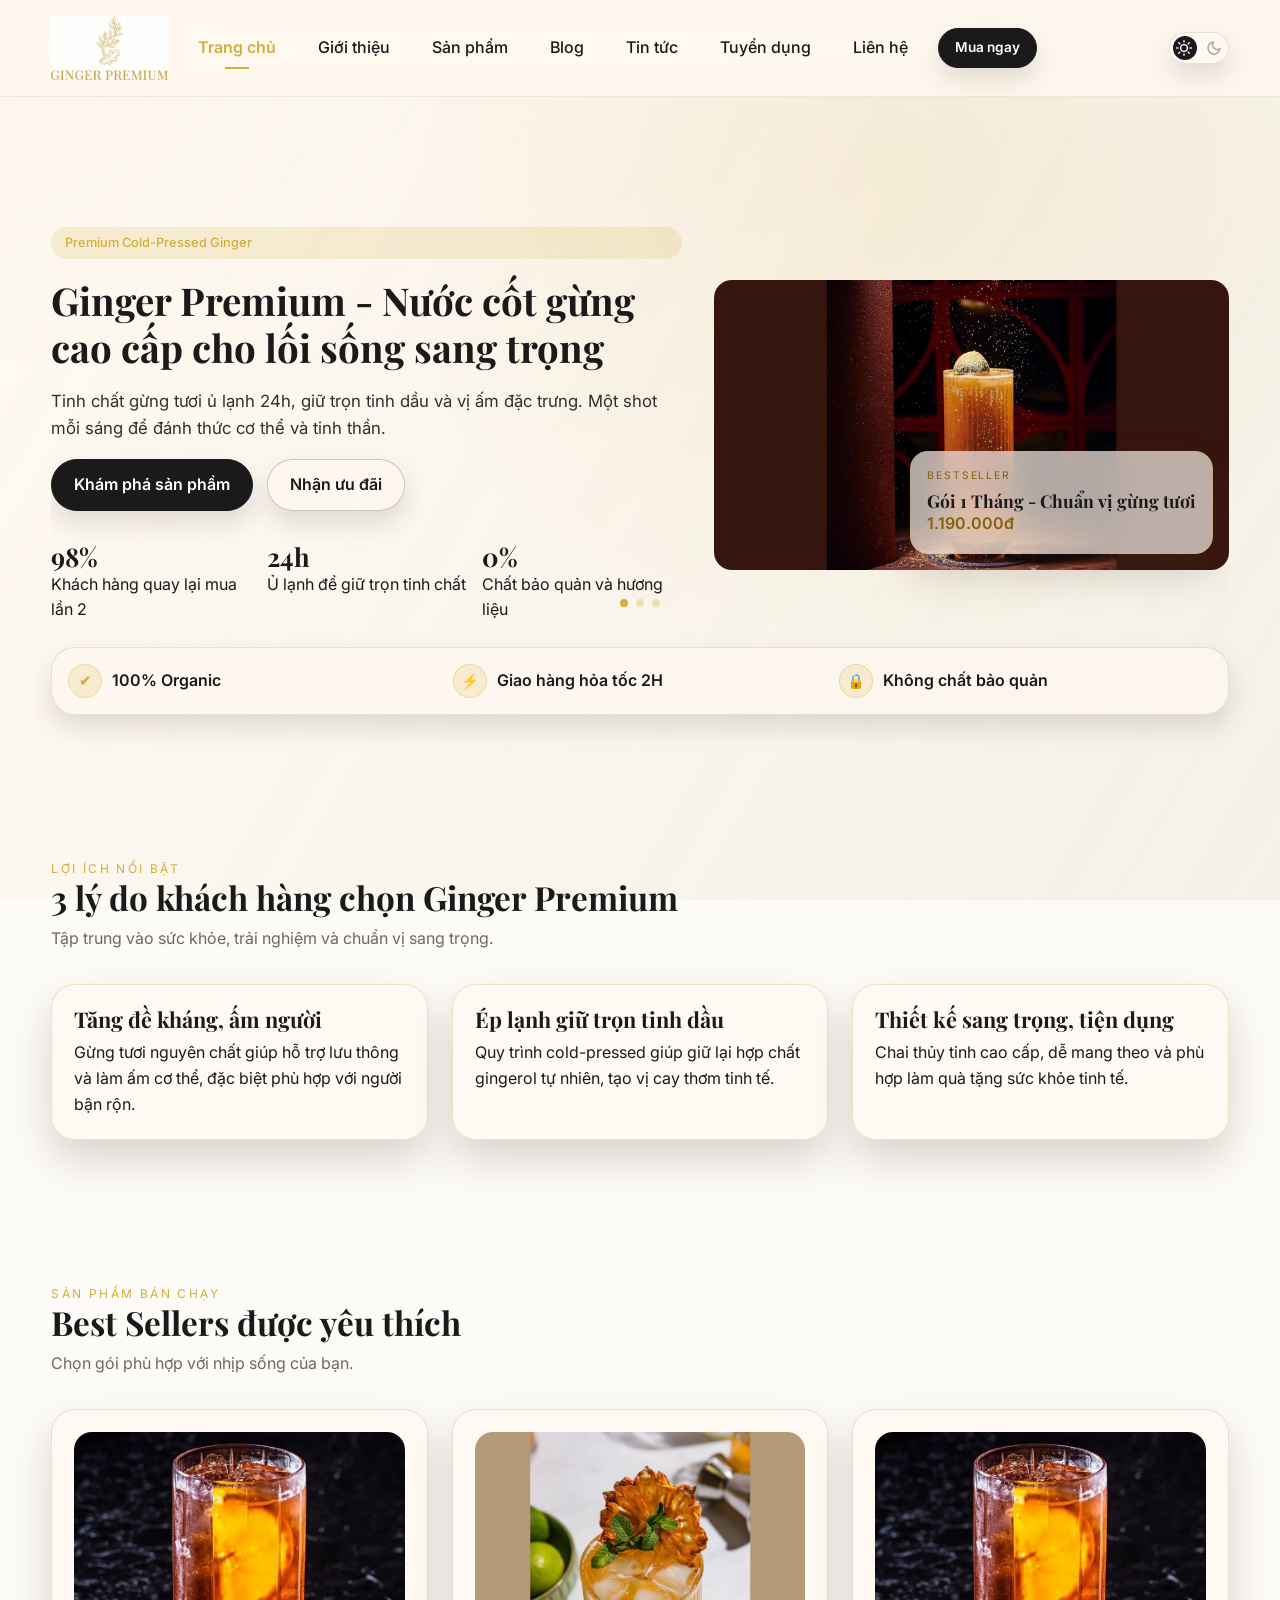
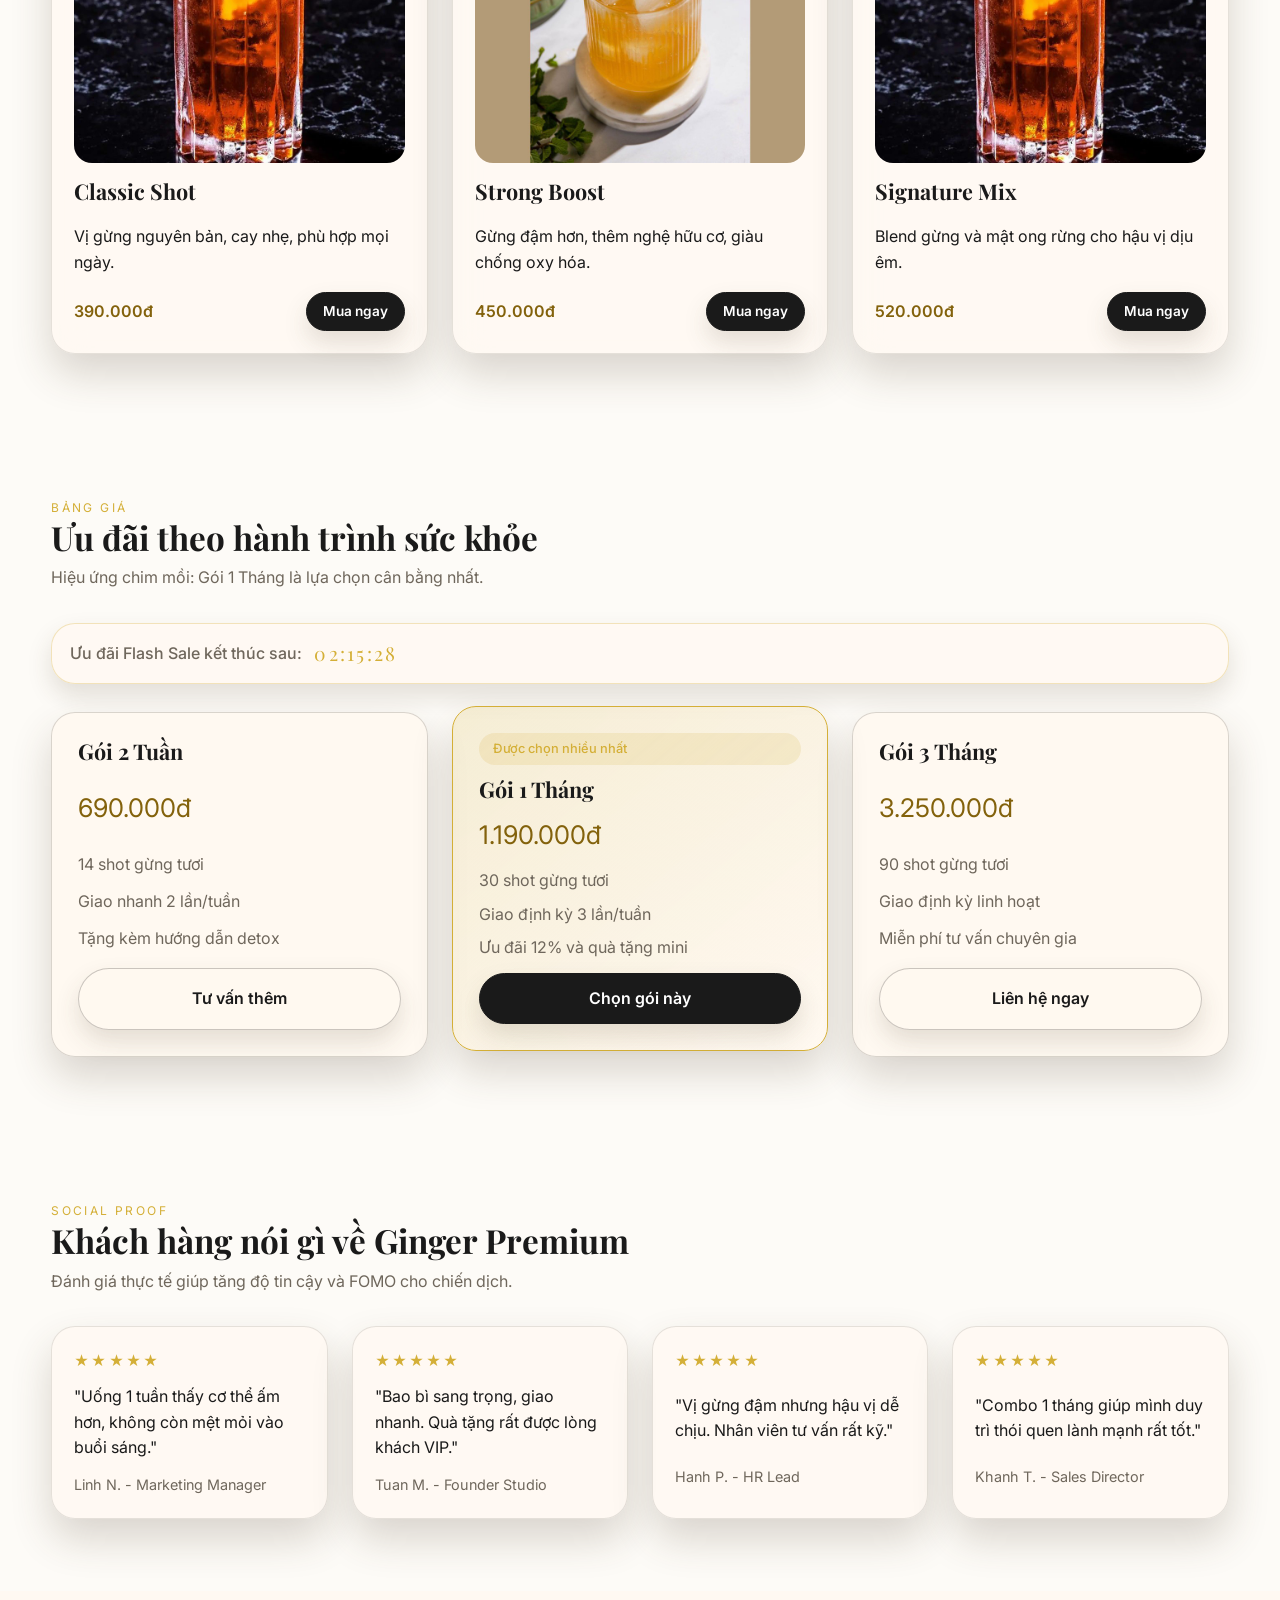
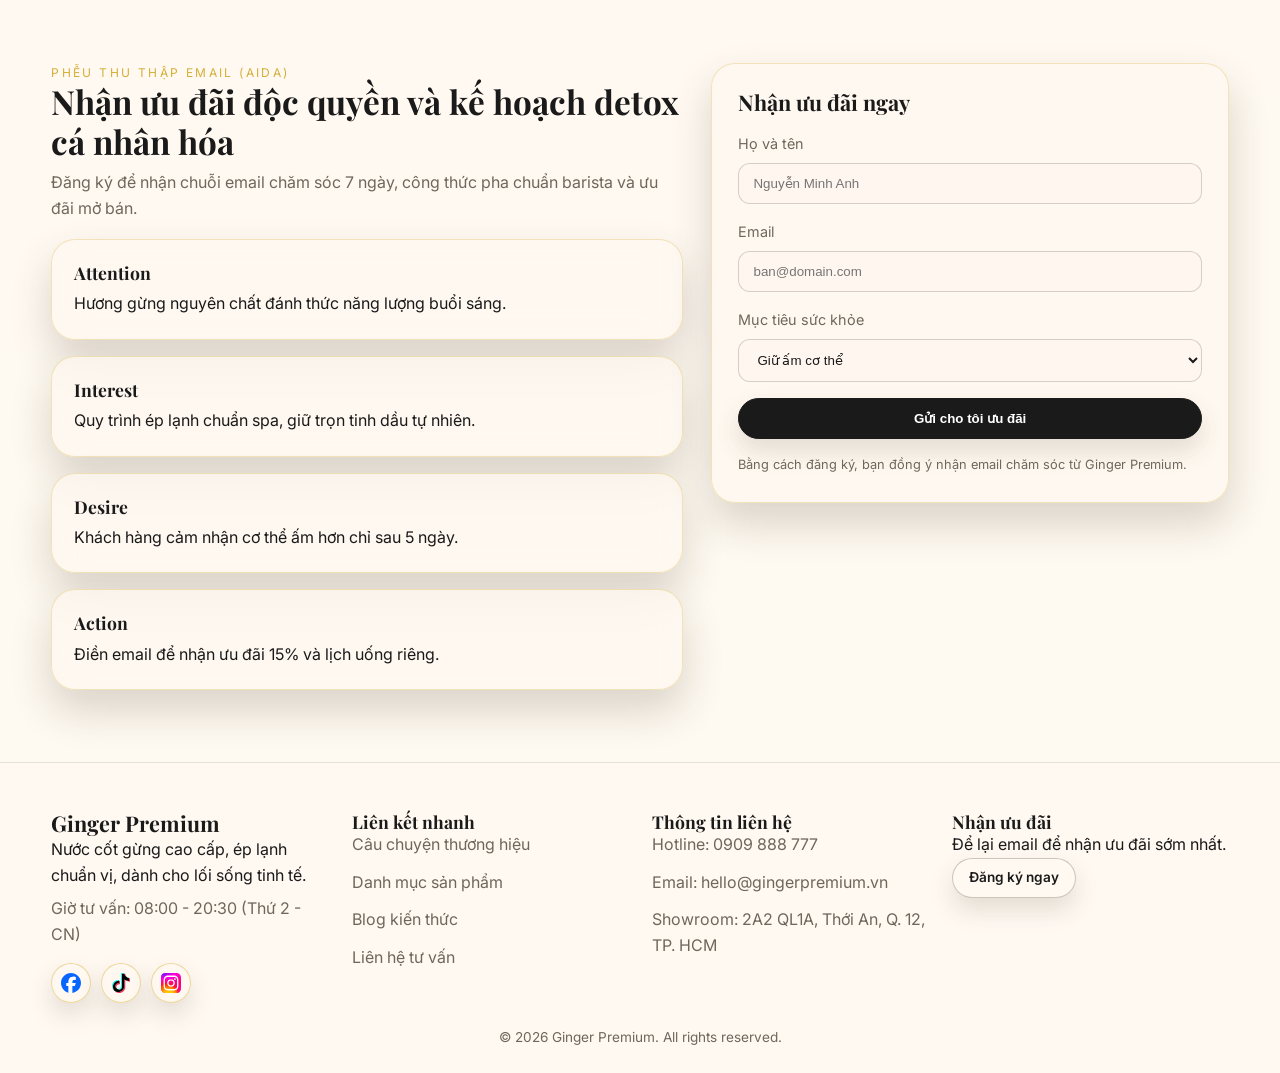
<file: index.html>
<!doctype html>
<html lang="vi">
  <head>
    <meta charset="utf-8" />
    <meta name="viewport" content="width=device-width, initial-scale=1" />
    <title>Ginger Premium | Nước cốt gừng cao cấp - Tinh tế, chuẩn vị</title>
    <meta
      name="description"
      content="Ginger Premium - nước cốt gừng cao cấp, ép lạnh giữ trọn tinh dầu. Tăng sức đề kháng, ấm người và nâng tầm lối sống hiện đại."
    />
    <!-- TODO: Dán mã Google Analytics / Meta Pixel ngay dưới dòng comment này -->
    <!-- <script>/* GA4/Meta Pixel */</script> -->
    <link rel="preconnect" href="https://fonts.googleapis.com" />
    <link rel="preconnect" href="https://fonts.gstatic.com" crossorigin />
    <link
      href="https://fonts.googleapis.com/css2?family=Playfair+Display:wght@500;600;700&family=Inter:wght@300;400;500;600&display=swap"
      rel="stylesheet"
    />
    <link rel="stylesheet" href="assets/css/style.css" />
    <link
      rel="stylesheet"
      href="https://cdn.jsdelivr.net/npm/swiper@11/swiper-bundle.min.css"
    />
    <script
      src="https://cdn.jsdelivr.net/npm/swiper@11/swiper-bundle.min.js"
      defer
    ></script>
    <script src="assets/js/main.js" defer></script>
  </head>
  <body>
    <header></header>

    <main>
      <section class="hero section reveal">
        <div class="container">
          <div class="swiper hero-slider">
            <div class="swiper-wrapper">
              <div class="swiper-slide">
                <div class="hero-grid">
                  <div class="hero-copy">
                    <span class="badge">Premium Cold-Pressed Ginger</span>
                    <h1>
                      Ginger Premium - Nước cốt gừng cao cấp cho lối sống sang
                      trọng
                    </h1>
                    <p class="lead">
                      Tinh chất gừng tươi ủ lạnh 24h, giữ trọn tinh dầu và vị ấm
                      đặc trưng. Một shot mỗi sáng để đánh thức cơ thể và tinh
                      thần.
                    </p>
                    <!-- TODO: Thay đổi câu tagline chính theo thông điệp chiến dịch -->
                    <div class="hero-actions">
                      <a class="btn btn-primary" href="san-pham.html"
                        >Khám phá sản phẩm</a
                      >
                      <a class="btn btn-ghost" href="#lead">Nhận ưu đãi</a>
                    </div>
                    <div class="hero-stats">
                      <div>
                        <h3>98%</h3>
                        <p>Khách hàng quay lại mua lần 2</p>
                      </div>
                      <div>
                        <h3>24h</h3>
                        <p>Ủ lạnh để giữ trọn tinh chất</p>
                      </div>
                      <div>
                        <h3>0%</h3>
                        <p>Chất bảo quản và hương liệu</p>
                      </div>
                    </div>
                  </div>
                  <div class="hero-media">
                    <img
                      class="img-hero"
                      src="assets/img/hero/hero-1.jpg"
                      alt="Ly nước cốt gừng Ginger Premium"
                    />
                    <div class="media-card">
                      <p class="label">Bestseller</p>
                      <h4>Gói 1 Tháng - Chuẩn vị gừng tươi</h4>
                      <p class="price">1.190.000đ</p>
                    </div>
                  </div>
                </div>
              </div>
              <div class="swiper-slide">
                <div class="hero-grid">
                  <div class="hero-copy">
                    <span class="badge">Detox & Wellness</span>
                    <h1>Thanh lọc nhẹ nhàng với Ginger Detox Shot</h1>
                    <p class="lead">
                      Công thức gừng, nghệ hữu cơ và chanh vàng giúp cơ thể nhẹ
                      hơn sau 7 ngày.
                    </p>
                    <div class="hero-actions">
                      <a class="btn btn-primary" href="san-pham.html"
                        >Xem gói Detox</a
                      >
                      <a class="btn btn-ghost" href="lien-he.html"
                        >Tư vấn chuyên sâu</a
                      >
                    </div>
                    <div class="hero-stats">
                      <div>
                        <h3>7 ngày</h3>
                        <p>Lộ trình detox dễ bắt đầu</p>
                      </div>
                      <div>
                        <h3>12%</h3>
                        <p>Ưu đãi cho gói định kỳ</p>
                      </div>
                      <div>
                        <h3>5 sao</h3>
                        <p>Đánh giá trung bình</p>
                      </div>
                    </div>
                  </div>
                  <div class="hero-media">
                    <img
                      class="img-hero"
                      src="assets/img/hero/hero-2.jpg"
                      alt="Gói Ginger Detox"
                    />
                    <div class="media-card">
                      <p class="label">Detox</p>
                      <h4>Gói 2 Tuần - Thanh lọc cơ thể</h4>
                      <p class="price">690.000đ</p>
                    </div>
                  </div>
                </div>
              </div>
              <div class="swiper-slide">
                <div class="hero-grid">
                  <div class="hero-copy">
                    <span class="badge">Luxury Gift</span>
                    <h1>Ginger Premium Gift Box - Quà tặng tinh tế</h1>
                    <p class="lead">
                      Hộp quà sang trọng, phù hợp tri ân đối tác và người thân
                      yêu.
                    </p>
                    <div class="hero-actions">
                      <a class="btn btn-primary" href="san-pham.html"
                        >Khám phá Gift Box</a
                      >
                      <a class="btn btn-ghost" href="lien-he.html"
                        >Đặt lịch tư vấn</a
                      >
                    </div>
                    <div class="hero-stats">
                      <div>
                        <h3>100%</h3>
                        <p>Chai thủy tinh cao cấp</p>
                      </div>
                      <div>
                        <h3>24h</h3>
                        <p>Giao quà tận nơi</p>
                      </div>
                      <div>
                        <h3>VIP</h3>
                        <p>Chính sách quà tặng riêng</p>
                      </div>
                    </div>
                  </div>
                  <div class="hero-media">
                    <img
                      class="img-hero"
                      src="assets/img/hero/hero-1.jpg"
                      alt="Gift Box Ginger Premium"
                    />
                    <div class="media-card">
                      <p class="label">Gift Box</p>
                      <h4>Luxury Set - Dành cho VIP</h4>
                      <p class="price">1.590.000đ</p>
                    </div>
                  </div>
                </div>
              </div>
            </div>
            <div class="swiper-pagination hero-pagination"></div>
          </div>

          <div class="trust-badges">
            <div class="trust-badge">
              <span class="trust-icon" aria-hidden="true">&#10004;</span>
              <span>100% Organic</span>
            </div>
            <div class="trust-badge">
              <span class="trust-icon" aria-hidden="true">&#9889;</span>
              <span>Giao hàng hỏa tốc 2H</span>
            </div>
            <div class="trust-badge">
              <span class="trust-icon" aria-hidden="true">&#128274;</span>
              <span>Không chất bảo quản</span>
            </div>
          </div>
        </div>
      </section>

      <section class="section reveal">
        <div class="container">
          <div class="section-heading">
            <p class="section-kicker">Lợi ích nổi bật</p>
            <h2>3 lý do khách hàng chọn Ginger Premium</h2>
            <p class="section-subtitle">
              Tập trung vào sức khỏe, trải nghiệm và chuẩn vị sang trọng.
            </p>
          </div>
          <div class="grid-3">
            <article class="card">
              <h3>Tăng đề kháng, ấm người</h3>
              <p>
                Gừng tươi nguyên chất giúp hỗ trợ lưu thông và làm ấm cơ thể,
                đặc biệt phù hợp với người bận rộn.
              </p>
            </article>
            <article class="card">
              <h3>Ép lạnh giữ trọn tinh dầu</h3>
              <p>
                Quy trình cold-pressed giúp giữ lại hợp chất gingerol tự nhiên,
                tạo vị cay thơm tinh tế.
              </p>
            </article>
            <article class="card">
              <h3>Thiết kế sang trọng, tiện dụng</h3>
              <p>
                Chai thủy tinh cao cấp, dễ mang theo và phù hợp làm quà tặng sức
                khỏe tinh tế.
              </p>
            </article>
          </div>
        </div>
      </section>

      <section class="section reveal best-sellers">
        <div class="container">
          <div class="section-heading">
            <p class="section-kicker">Sản phẩm bán chạy</p>
            <h2>Best Sellers được yêu thích</h2>
            <p class="section-subtitle">
              Chọn gói phù hợp với nhịp sống của bạn.
            </p>
          </div>
          <div class="grid-3">
            <article class="product-card">
              <img
                class="img-card"
                src="assets/img/products/product-1.jpg"
                alt="Gói Classic"
              />
              <h3>Classic Shot</h3>
              <p>Vị gừng nguyên bản, cay nhẹ, phù hợp mọi ngày.</p>
              <div class="price-row">
                <span>390.000đ</span>
                <a class="btn btn-primary btn-small" href="san-pham.html"
                  >Mua ngay</a
                >
              </div>
            </article>
            <article class="product-card">
              <img
                class="img-card"
                src="assets/img/products/product-2.jpg"
                alt="Gói Strong"
              />
              <h3>Strong Boost</h3>
              <p>Gừng đậm hơn, thêm nghệ hữu cơ, giàu chống oxy hóa.</p>
              <div class="price-row">
                <span>450.000đ</span>
                <a class="btn btn-primary btn-small" href="san-pham.html"
                  >Mua ngay</a
                >
              </div>
            </article>
            <article class="product-card">
              <img
                class="img-card"
                src="assets/img/products/product-1.jpg"
                alt="Gói Signature"
              />
              <h3>Signature Mix</h3>
              <p>Blend gừng và mật ong rừng cho hậu vị dịu êm.</p>
              <div class="price-row">
                <span>520.000đ</span>
                <a class="btn btn-primary btn-small" href="san-pham.html"
                  >Mua ngay</a
                >
              </div>
            </article>
          </div>
        </div>
      </section>

      <section class="section reveal pricing">
        <div class="container">
          <div class="section-heading">
            <p class="section-kicker">Bảng giá</p>
            <h2>Ưu đãi theo hành trình sức khỏe</h2>
            <p class="section-subtitle">
              Hiệu ứng chim mồi: Gói 1 Tháng là lựa chọn cân bằng nhất.
            </p>
          </div>
          <div class="flash-sale" aria-live="polite">
            <span class="flash-sale__label"
              >Ưu đãi Flash Sale kết thúc sau:</span
            >
            <span class="flash-sale__timer" data-countdown data-duration="8130"
              >02:15:30</span
            >
          </div>
          <div class="pricing-grid">
            <article class="pricing-card" data-decoy="true">
              <h3>Gói 2 Tuần</h3>
              <p class="pricing-price">690.000đ</p>
              <ul class="pricing-list">
                <li>14 shot gừng tươi</li>
                <li>Giao nhanh 2 lần/tuần</li>
                <li>Tặng kèm hướng dẫn detox</li>
              </ul>
              <a class="btn btn-ghost" href="lien-he.html">Tư vấn thêm</a>
            </article>
            <article class="pricing-card pricing-card--featured">
              <p class="badge">Được chọn nhiều nhất</p>
              <h3>Gói 1 Tháng</h3>
              <p class="pricing-price">1.190.000đ</p>
              <ul class="pricing-list">
                <li>30 shot gừng tươi</li>
                <li>Giao định kỳ 3 lần/tuần</li>
                <li>Ưu đãi 12% và quà tặng mini</li>
              </ul>
              <a class="btn btn-primary" href="san-pham.html">Chọn gói này</a>
            </article>
            <article class="pricing-card">
              <h3>Gói 3 Tháng</h3>
              <p class="pricing-price">3.250.000đ</p>
              <ul class="pricing-list">
                <li>90 shot gừng tươi</li>
                <li>Giao định kỳ linh hoạt</li>
                <li>Miễn phí tư vấn chuyên gia</li>
              </ul>
              <a class="btn btn-ghost" href="lien-he.html">Liên hệ ngay</a>
            </article>
          </div>
        </div>
      </section>

      <section class="section reveal social-proof">
        <div class="container">
          <div class="section-heading">
            <p class="section-kicker">Social Proof</p>
            <h2>Khách hàng nói gì về Ginger Premium</h2>
            <p class="section-subtitle">
              Đánh giá thực tế giúp tăng độ tin cậy và FOMO cho chiến dịch.
            </p>
          </div>
          <div class="grid-3 reviews-grid">
            <article class="review-card">
              <div class="review-stars" aria-label="Đánh giá 5 sao" role="img">
                <span>&#9733;&#9733;&#9733;&#9733;&#9733;</span>
              </div>
              <p>
                "Uống 1 tuần thấy cơ thể ấm hơn, không còn mệt mỏi vào buổi
                sáng."
              </p>
              <p class="review-author">Linh N. - Marketing Manager</p>
            </article>
            <article class="review-card">
              <div class="review-stars" aria-label="Đánh giá 5 sao" role="img">
                <span>&#9733;&#9733;&#9733;&#9733;&#9733;</span>
              </div>
              <p>
                "Bao bì sang trọng, giao nhanh. Quà tặng rất được lòng khách
                VIP."
              </p>
              <p class="review-author">Tuan M. - Founder Studio</p>
            </article>
            <article class="review-card">
              <div class="review-stars" aria-label="Đánh giá 5 sao" role="img">
                <span>&#9733;&#9733;&#9733;&#9733;&#9733;</span>
              </div>
              <p>
                "Vị gừng đậm nhưng hậu vị dễ chịu. Nhân viên tư vấn rất kỹ."
              </p>
              <p class="review-author">Hanh P. - HR Lead</p>
            </article>
            <article class="review-card">
              <div class="review-stars" aria-label="Đánh giá 5 sao" role="img">
                <span>&#9733;&#9733;&#9733;&#9733;&#9733;</span>
              </div>
              <p>
                "Combo 1 tháng giúp mình duy trì thói quen lành mạnh rất tốt."
              </p>
              <p class="review-author">Khanh T. - Sales Director</p>
            </article>
          </div>
        </div>
      </section>

      <section class="section reveal lead-gen" id="lead">
        <div class="container lead-grid">
          <div class="lead-copy">
            <p class="section-kicker">Phễu thu thập Email (AIDA)</p>
            <h2>Nhận ưu đãi độc quyền và kế hoạch detox cá nhân hóa</h2>
            <p class="section-subtitle">
              Đăng ký để nhận chuỗi email chăm sóc 7 ngày, công thức pha chuẩn
              barista và ưu đãi mở bán.
            </p>
            <div class="aida-grid">
              <div class="card">
                <h4>Attention</h4>
                <p>Hương gừng nguyên chất đánh thức năng lượng buổi sáng.</p>
              </div>
              <div class="card">
                <h4>Interest</h4>
                <p>Quy trình ép lạnh chuẩn spa, giữ trọn tinh dầu tự nhiên.</p>
              </div>
              <div class="card">
                <h4>Desire</h4>
                <p>Khách hàng cảm nhận cơ thể ấm hơn chỉ sau 5 ngày.</p>
              </div>
              <div class="card">
                <h4>Action</h4>
                <p>Điền email để nhận ưu đãi 15% và lịch uống riêng.</p>
              </div>
            </div>
          </div>
          <form class="glass-form" action="#" method="post">
            <!-- TODO: Kết nối form này với công cụ Email Marketing (Mailchimp, GetResponse...) -->
            <h3>Nhận ưu đãi ngay</h3>
            <label>
              Họ và tên
              <input
                type="text"
                name="fullName"
                placeholder="Nguyễn Minh Anh"
                required
              />
            </label>
            <label>
              Email
              <input
                type="email"
                name="email"
                placeholder="ban@domain.com"
                required
              />
            </label>
            <label>
              Mục tiêu sức khỏe
              <select name="goal">
                <option>Giữ ấm cơ thể</option>
                <option>Detox nhẹ nhàng</option>
                <option>Quà tặng sang trọng</option>
              </select>
            </label>
            <button type="submit" class="btn btn-primary">
              Gửi cho tôi ưu đãi
            </button>
            <p class="form-note">
              Bằng cách đăng ký, bạn đồng ý nhận email chăm sóc từ Ginger
              Premium.
            </p>
          </form>
        </div>
      </section>
    </main>

    <footer></footer>
    <div class="sticky-cta">
      <a class="btn btn-primary" href="san-pham.html">Đặt Hàng Ngay</a>
    </div>
  </body>
</html>
</file>
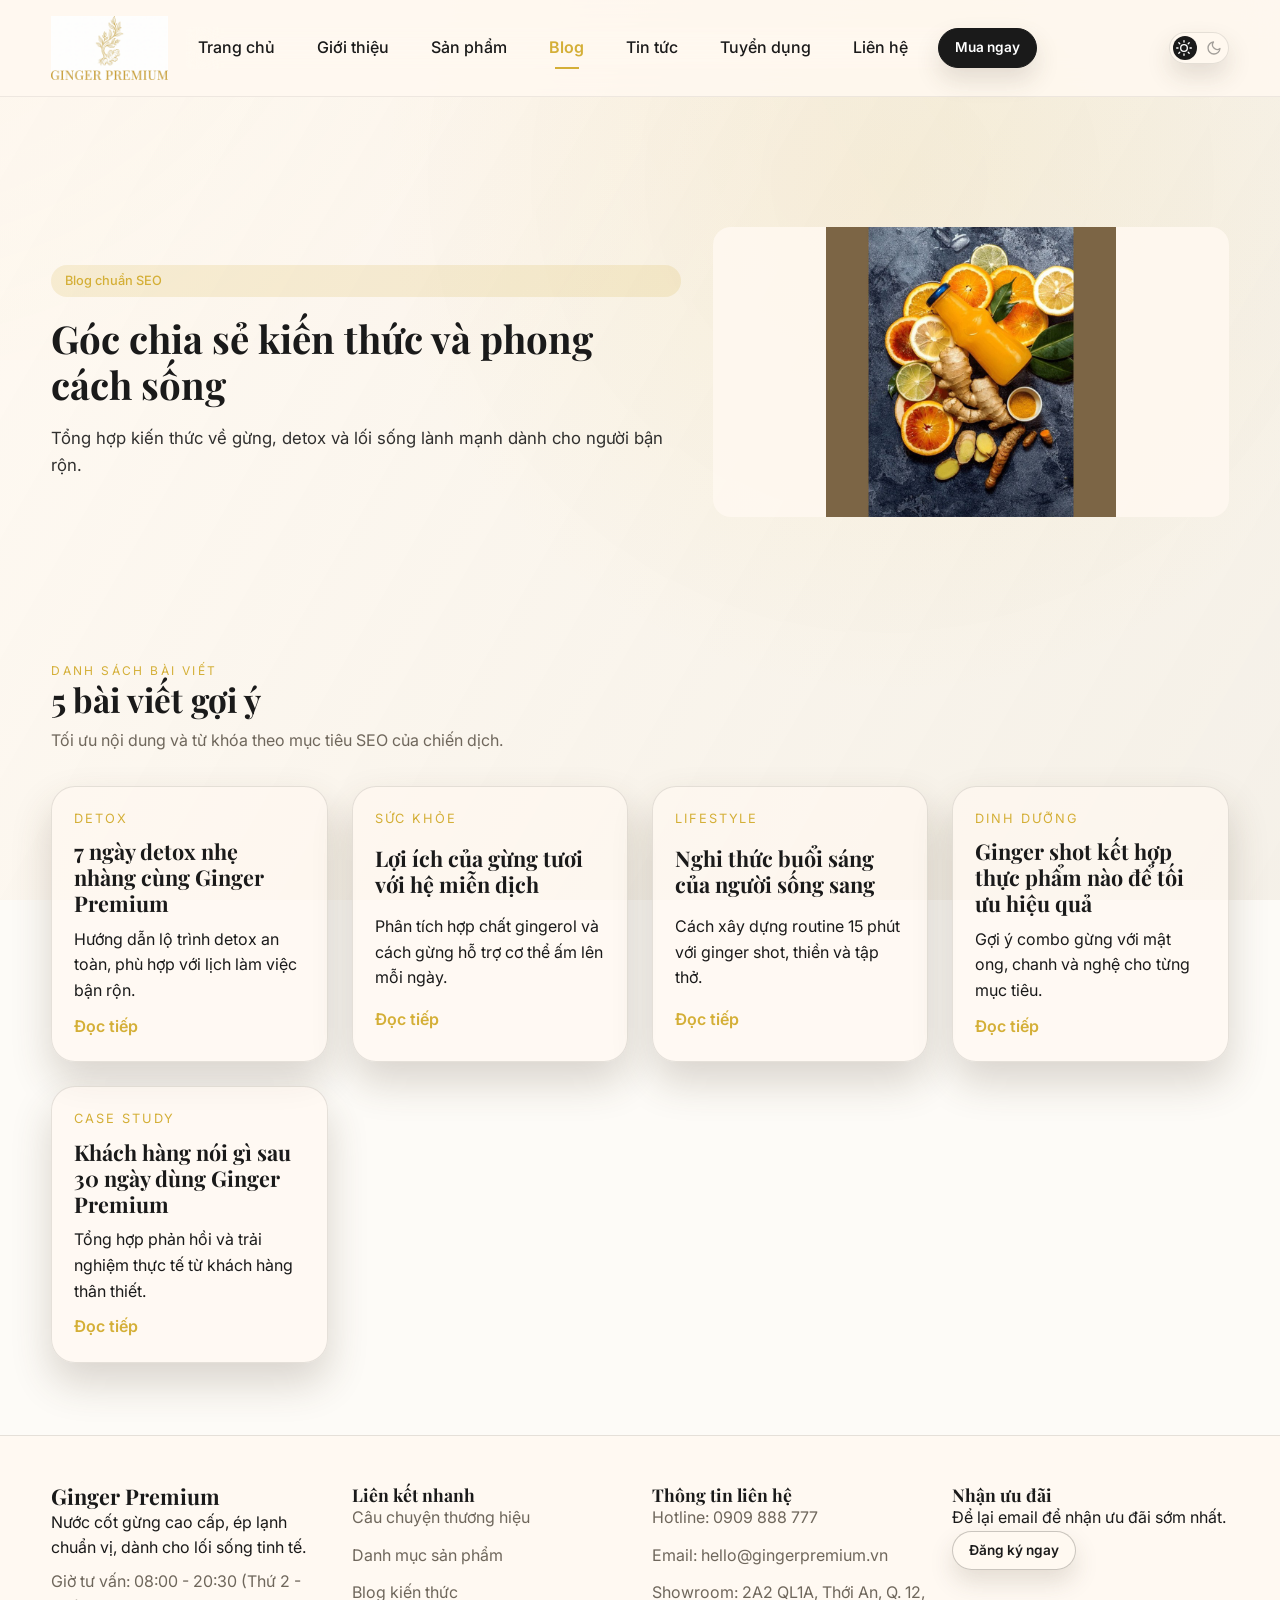
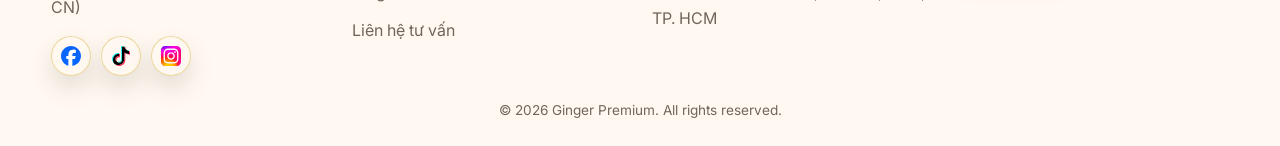
<file: blog.html>
<!doctype html>
<html lang="vi">
  <head>
    <meta charset="utf-8" />
    <meta name="viewport" content="width=device-width, initial-scale=1" />
    <title>Blog Ginger Premium | Kiến thức sức khỏe và phong cách sống</title>
    <meta
      name="description"
      content="Blog Ginger Premium chia sẻ kiến thức sức khỏe, thói quen detox và phong cách sống sang trọng cùng gừng tươi."
    />
    <link rel="preconnect" href="https://fonts.googleapis.com" />
    <link rel="preconnect" href="https://fonts.gstatic.com" crossorigin />
    <link
      href="https://fonts.googleapis.com/css2?family=Playfair+Display:wght@500;600;700&family=Inter:wght@300;400;500;600&display=swap"
      rel="stylesheet"
    />
    <link rel="stylesheet" href="assets/css/style.css" />
    <script src="assets/js/main.js" defer></script>
  </head>
  <body>
    <header></header>

    <main>
      <section class="hero section reveal">
        <div class="container hero-grid">
          <div class="hero-copy">
            <span class="badge">Blog chuẩn SEO</span>
            <h1>Góc chia sẻ kiến thức và phong cách sống</h1>
            <p class="lead">
              Tổng hợp kiến thức về gừng, detox và lối sống lành mạnh dành cho
              người bận rộn.
            </p>
          </div>
          <div class="hero-media">
            <img
              class="img-hero"
              src="assets/img/posts/post-1.jpg"
              alt="Blog Ginger Premium"
            />
          </div>
        </div>
      </section>

      <section class="section reveal">
        <div class="container">
          <div class="section-heading">
            <p class="section-kicker">Danh sách bài viết</p>
            <h2>5 bài viết gợi ý</h2>
            <p class="section-subtitle">
              Tối ưu nội dung và từ khóa theo mục tiêu SEO của chiến dịch.
            </p>
          </div>
          <!-- Lưu ý: Đảm bảo bài viết tối thiểu 300 từ và tối ưu 3 keyword -->
          <div class="grid-2">
            <article class="post-card">
              <span class="post-tag">Detox</span>
              <h3>7 ngày detox nhẹ nhàng cùng Ginger Premium</h3>
              <p>
                Hướng dẫn lộ trình detox an toàn, phù hợp với lịch làm việc bận
                rộn.
              </p>
              <a class="text-link" href="#">Đọc tiếp</a>
            </article>
            <article class="post-card">
              <span class="post-tag">Sức khỏe</span>
              <h3>Lợi ích của gừng tươi với hệ miễn dịch</h3>
              <p>
                Phân tích hợp chất gingerol và cách gừng hỗ trợ cơ thể ấm lên
                mỗi ngày.
              </p>
              <a class="text-link" href="#">Đọc tiếp</a>
            </article>
            <article class="post-card">
              <span class="post-tag">Lifestyle</span>
              <h3>Nghi thức buổi sáng của người sống sang</h3>
              <p>
                Cách xây dựng routine 15 phút với ginger shot, thiền và tập thở.
              </p>
              <a class="text-link" href="#">Đọc tiếp</a>
            </article>
            <article class="post-card">
              <span class="post-tag">Dinh dưỡng</span>
              <h3>Ginger shot kết hợp thực phẩm nào để tối ưu hiệu quả</h3>
              <p>
                Gợi ý combo gừng với mật ong, chanh và nghệ cho từng mục tiêu.
              </p>
              <a class="text-link" href="#">Đọc tiếp</a>
            </article>
            <article class="post-card">
              <span class="post-tag">Case study</span>
              <h3>Khách hàng nói gì sau 30 ngày dùng Ginger Premium</h3>
              <p>
                Tổng hợp phản hồi và trải nghiệm thực tế từ khách hàng thân
                thiết.
              </p>
              <a class="text-link" href="#">Đọc tiếp</a>
            </article>
          </div>
        </div>
      </section>
    </main>

    <footer></footer>
  </body>
</html>
</file>
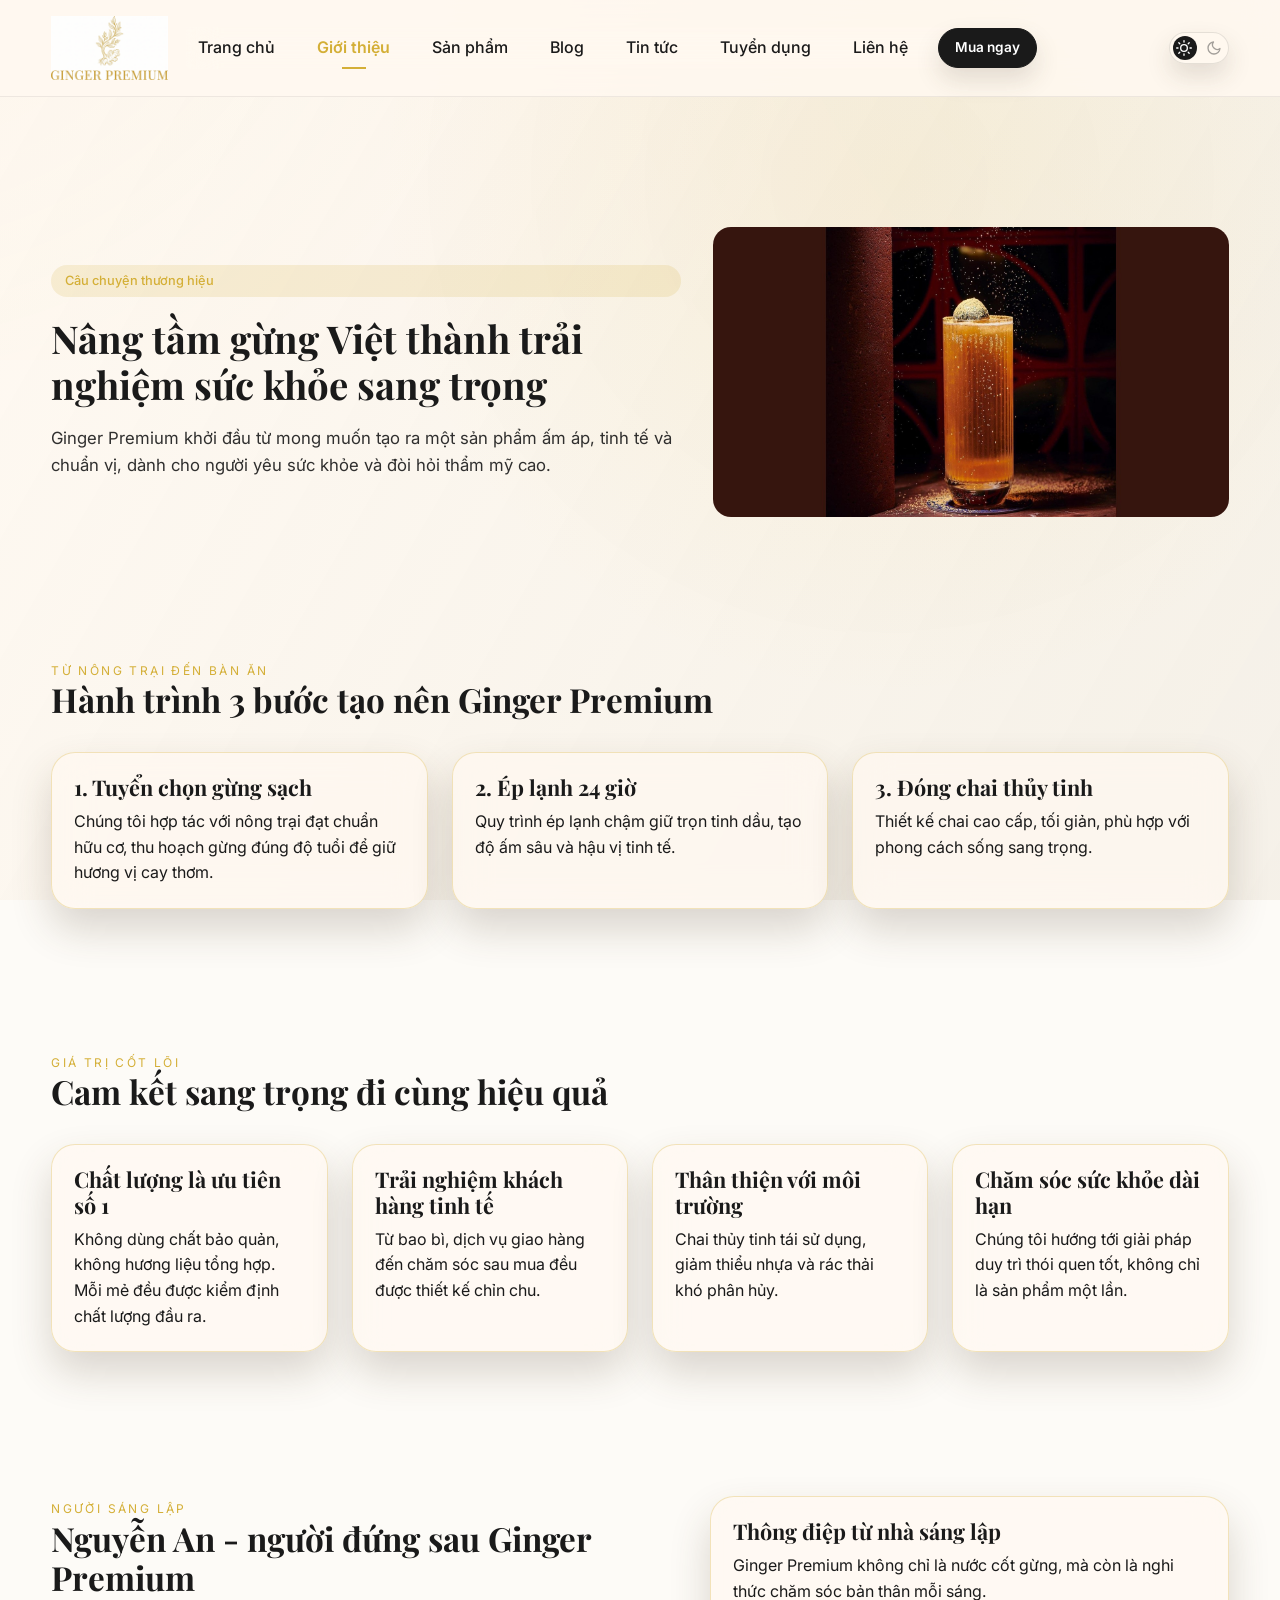
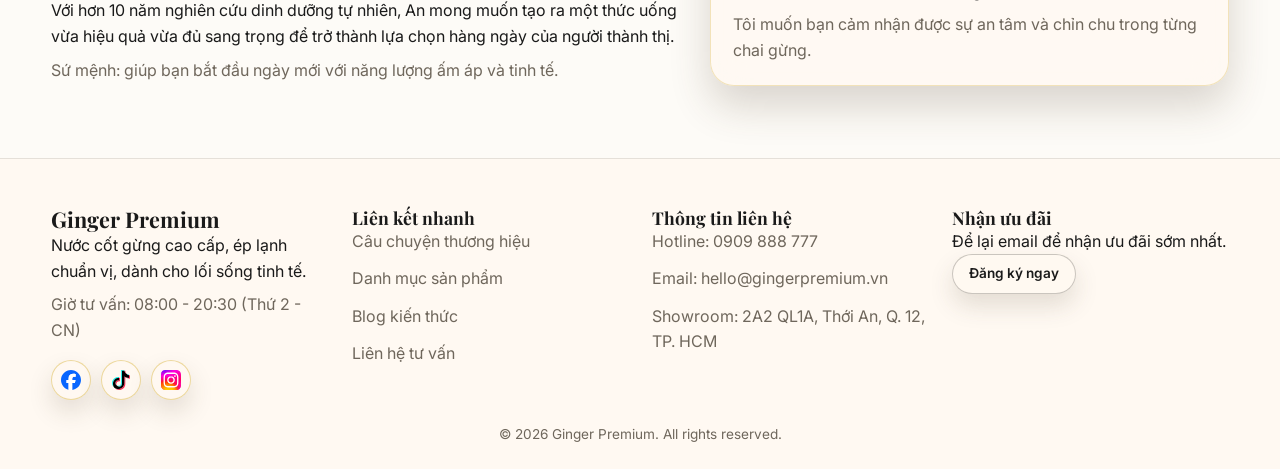
<file: gioi-thieu.html>
<!doctype html>
<html lang="vi">
  <head>
    <meta charset="utf-8" />
    <meta name="viewport" content="width=device-width, initial-scale=1" />
    <title>Câu chuyện Ginger Premium | Nước cốt gừng cao cấp</title>
    <meta
      name="description"
      content="Khám phá câu chuyện thương hiệu Ginger Premium - hành trình từ nông trại gừng sạch đến chai nước cốt gừng sang trọng."
    />
    <link rel="preconnect" href="https://fonts.googleapis.com" />
    <link rel="preconnect" href="https://fonts.gstatic.com" crossorigin />
    <link
      href="https://fonts.googleapis.com/css2?family=Playfair+Display:wght@500;600;700&family=Inter:wght@300;400;500;600&display=swap"
      rel="stylesheet"
    />
    <link rel="stylesheet" href="assets/css/style.css" />
    <script src="assets/js/main.js" defer></script>
  </head>
  <body>
    <header></header>

    <main>
      <section class="hero section reveal">
        <div class="container hero-grid">
          <div class="hero-copy">
            <span class="badge">Câu chuyện thương hiệu</span>
            <h1>Nâng tầm gừng Việt thành trải nghiệm sức khỏe sang trọng</h1>
            <p class="lead">
              Ginger Premium khởi đầu từ mong muốn tạo ra một sản phẩm ấm áp,
              tinh tế và chuẩn vị, dành cho người yêu sức khỏe và đòi hỏi thẩm
              mỹ cao.
            </p>
            <!-- TODO: Cập nhật câu chuyện thương hiệu theo lịch sử thực tế -->
          </div>
          <div class="hero-media">
            <img
              class="img-hero"
              src="assets/img/hero/hero-1.jpg"
              alt="Hành trình Ginger Premium"
            />
          </div>
        </div>
      </section>

      <section class="section reveal">
        <div class="container">
          <div class="section-heading">
            <p class="section-kicker">Từ nông trại đến bàn ăn</p>
            <h2>Hành trình 3 bước tạo nên Ginger Premium</h2>
          </div>
          <div class="grid-3">
            <article class="card">
              <h3>1. Tuyển chọn gừng sạch</h3>
              <p>
                Chúng tôi hợp tác với nông trại đạt chuẩn hữu cơ, thu hoạch gừng
                đúng độ tuổi để giữ hương vị cay thơm.
              </p>
            </article>
            <article class="card">
              <h3>2. Ép lạnh 24 giờ</h3>
              <p>
                Quy trình ép lạnh chậm giữ trọn tinh dầu, tạo độ ấm sâu và hậu
                vị tinh tế.
              </p>
            </article>
            <article class="card">
              <h3>3. Đóng chai thủy tinh</h3>
              <p>
                Thiết kế chai cao cấp, tối giản, phù hợp với phong cách sống
                sang trọng.
              </p>
            </article>
          </div>
        </div>
      </section>

      <section class="section reveal">
        <div class="container">
          <div class="section-heading">
            <p class="section-kicker">Giá trị cốt lõi</p>
            <h2>Cam kết sang trọng đi cùng hiệu quả</h2>
          </div>
          <div class="grid-2">
            <article class="card">
              <h3>Chất lượng là ưu tiên số 1</h3>
              <p>
                Không dùng chất bảo quản, không hương liệu tổng hợp. Mỗi mẻ đều
                được kiểm định chất lượng đầu ra.
              </p>
            </article>
            <article class="card">
              <h3>Trải nghiệm khách hàng tinh tế</h3>
              <p>
                Từ bao bì, dịch vụ giao hàng đến chăm sóc sau mua đều được thiết
                kế chỉn chu.
              </p>
            </article>
            <article class="card">
              <h3>Thân thiện với môi trường</h3>
              <p>
                Chai thủy tinh tái sử dụng, giảm thiểu nhựa và rác thải khó phân
                hủy.
              </p>
            </article>
            <article class="card">
              <h3>Chăm sóc sức khỏe dài hạn</h3>
              <p>
                Chúng tôi hướng tới giải pháp duy trì thói quen tốt, không chỉ
                là sản phẩm một lần.
              </p>
            </article>
          </div>
        </div>
      </section>

      <section class="section reveal">
        <div class="container split">
          <div>
            <p class="section-kicker">Người sáng lập</p>
            <h2>Nguyễn An - người đứng sau Ginger Premium</h2>
            <p>
              Với hơn 10 năm nghiên cứu dinh dưỡng tự nhiên, An mong muốn tạo ra
              một thức uống vừa hiệu quả vừa đủ sang trọng để trở thành lựa chọn
              hàng ngày của người thành thị.
            </p>
            <p class="section-subtitle">
              Sứ mệnh: giúp bạn bắt đầu ngày mới với năng lượng ấm áp và tinh
              tế.
            </p>
          </div>
          <div class="card">
            <h3>Thông điệp từ nhà sáng lập</h3>
            <p>
              Ginger Premium không chỉ là nước cốt gừng, mà còn là nghi thức
              chăm sóc bản thân mỗi sáng.
            </p>
            <p class="section-subtitle">
              Tôi muốn bạn cảm nhận được sự an tâm và chỉn chu trong từng chai
              gừng.
            </p>
            <!-- TODO: Thay đổi trích dẫn thực tế của nhà sáng lập -->
          </div>
        </div>
      </section>
    </main>

    <footer></footer>
  </body>
</html>
</file>
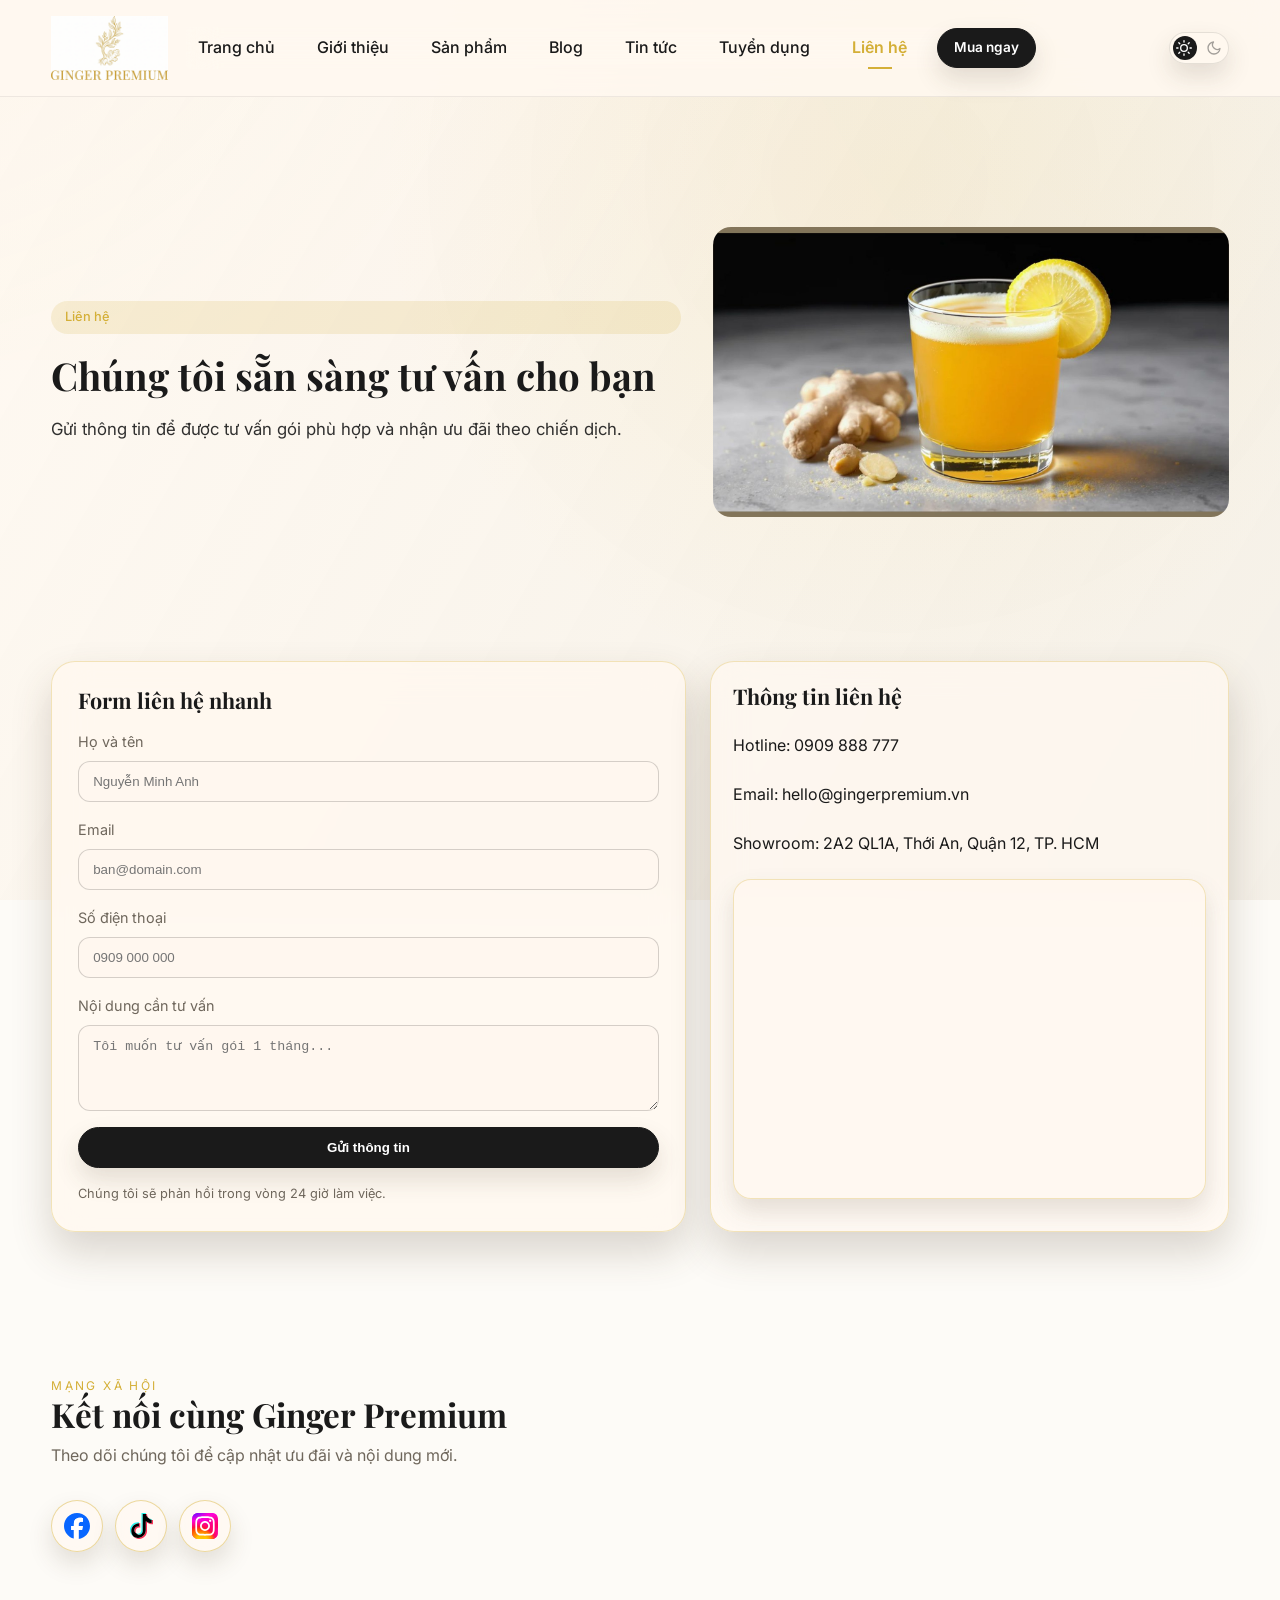
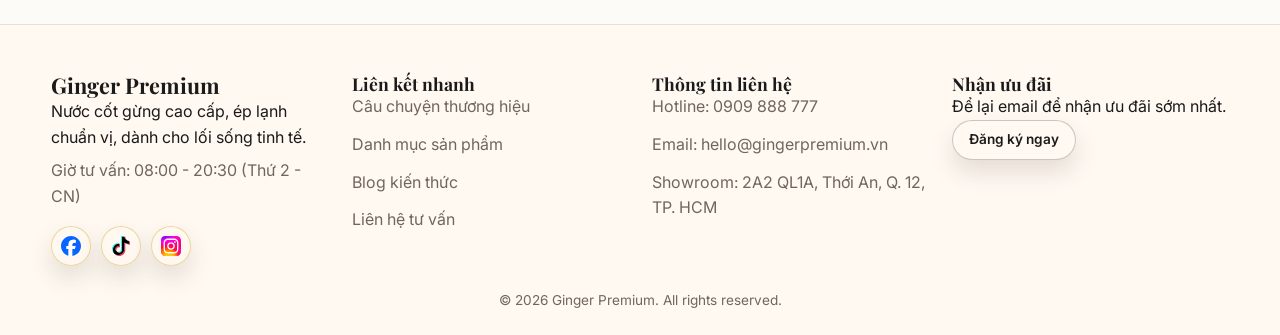
<file: lien-he.html>
<!doctype html>
<html lang="vi">
  <head>
    <meta charset="utf-8" />
    <meta name="viewport" content="width=device-width, initial-scale=1" />
    <title>Liên hệ Ginger Premium | Tư vấn và đặt hàng</title>
    <meta
      name="description"
      content="Liên hệ Ginger Premium để tư vấn sản phẩm, đặt hàng hoặc hợp tác. Form liên hệ và nút mạng xã hội đầy đủ."
    />
    <link rel="preconnect" href="https://fonts.googleapis.com" />
    <link rel="preconnect" href="https://fonts.gstatic.com" crossorigin />
    <link
      href="https://fonts.googleapis.com/css2?family=Playfair+Display:wght@500;600;700&family=Inter:wght@300;400;500;600&display=swap"
      rel="stylesheet"
    />
    <link rel="stylesheet" href="assets/css/style.css" />
    <script src="assets/js/main.js" defer></script>
  </head>
  <body>
    <header></header>

    <main>
      <section class="hero section reveal">
        <div class="container hero-grid">
          <div class="hero-copy">
            <span class="badge">Liên hệ</span>
            <h1>Chúng tôi sẵn sàng tư vấn cho bạn</h1>
            <p class="lead">
              Gửi thông tin để được tư vấn gói phù hợp và nhận ưu đãi theo chiến
              dịch.
            </p>
          </div>
          <div class="hero-media">
            <img
              class="img-hero"
              src="assets/img/hero/hero-2.jpg"
              alt="Liên hệ Ginger Premium"
            />
          </div>
        </div>
      </section>

      <section class="section reveal">
        <div class="container contact-grid">
          <form class="glass-form" action="#" method="post">
            <!-- TODO: Kết nối form với hệ thống CRM hoặc Email Marketing -->
            <h3>Form liên hệ nhanh</h3>
            <label>
              Họ và tên
              <input
                type="text"
                name="fullName"
                placeholder="Nguyễn Minh Anh"
                required
              />
            </label>
            <label>
              Email
              <input
                type="email"
                name="email"
                placeholder="ban@domain.com"
                required
              />
            </label>
            <label>
              Số điện thoại
              <input type="tel" name="phone" placeholder="0909 000 000" />
            </label>
            <label>
              Nội dung cần tư vấn
              <textarea
                name="message"
                rows="4"
                placeholder="Tôi muốn tư vấn gói 1 tháng..."
              ></textarea>
            </label>
            <button type="submit" class="btn btn-primary">Gửi thông tin</button>
            <p class="form-note">
              Chúng tôi sẽ phản hồi trong vòng 24 giờ làm việc.
            </p>
          </form>

          <div class="contact-card">
            <h3>Thông tin liên hệ</h3>
            <p>Hotline: 0909 888 777</p>
            <p>Email: hello@gingerpremium.vn</p>
            <p>Showroom: 2A2 QL1A, Thới An, Quận 12, TP. HCM</p>
            <iframe
              src="https://www.google.com/maps/embed?pb=!1m18!1m12!1m3!1d3918.474929363715!2d106.67333017578292!3d10.861025889292502!2m3!1f0!2f0!3f0!3m2!1i1024!2i768!4f13.1!3m3!1m2!1s0x317529cb50f50861%3A0xec1aaced69cf3d4!2zVHLGsOG7nW5nIMSQ4bqhaSBI4buNYyBWxINuIEhp4bq_bg!5e0!3m2!1svi!2s!4v1716447800000!5m2!1svi!2s"
              width="100%"
              height="320"
              style="border: 0"
              allowfullscreen=""
              loading="lazy"
              referrerpolicy="no-referrer-when-downgrade"
              title="Bản đồ showroom Ginger Premium"
            ></iframe>
          </div>
        </div>
      </section>

      <section class="section reveal">
        <div class="container">
          <div class="section-heading">
            <p class="section-kicker">Mạng xã hội</p>
            <h2>Kết nối cùng Ginger Premium</h2>
            <p class="section-subtitle">
              Theo dõi chúng tôi để cập nhật ưu đãi và nội dung mới.
            </p>
          </div>
          <div class="social-buttons">
            <a
              class="social-btn"
              href="#"
              aria-label="Ginger Premium trên Facebook"
            >
              <img
                class="social-icon"
                src="assets/img/logo/facebook-icon.svg"
                alt=""
                aria-hidden="true"
                loading="lazy"
                decoding="async"
              />
            </a>
            <a
              class="social-btn"
              href="#"
              aria-label="Ginger Premium trên TikTok"
            >
              <span
                class="social-icon-switch"
                aria-hidden="true"
              >
                <img
                  class="social-icon-switch__dark"
                  src="assets/img/logo/TikTok_dark.svg"
                  alt=""
                  loading="lazy"
                  decoding="async"
                />
                <img
                  class="social-icon-switch__light"
                  src="assets/img/logo/TikTok_light.svg"
                  alt=""
                  loading="lazy"
                  decoding="async"
                />
              </span>
            </a>
            <a
              class="social-btn"
              href="#"
              aria-label="Ginger Premium trên Instagram"
            >
              <img
                class="social-icon"
                src="assets/img/logo/instagram-icon.svg"
                alt=""
                aria-hidden="true"
                loading="lazy"
                decoding="async"
              />
            </a>
          </div>
          <!-- TODO: Thay đổi liên kết mạng xã hội thực tế -->
        </div>
      </section>
    </main>

    <footer></footer>
  </body>
</html>
</file>
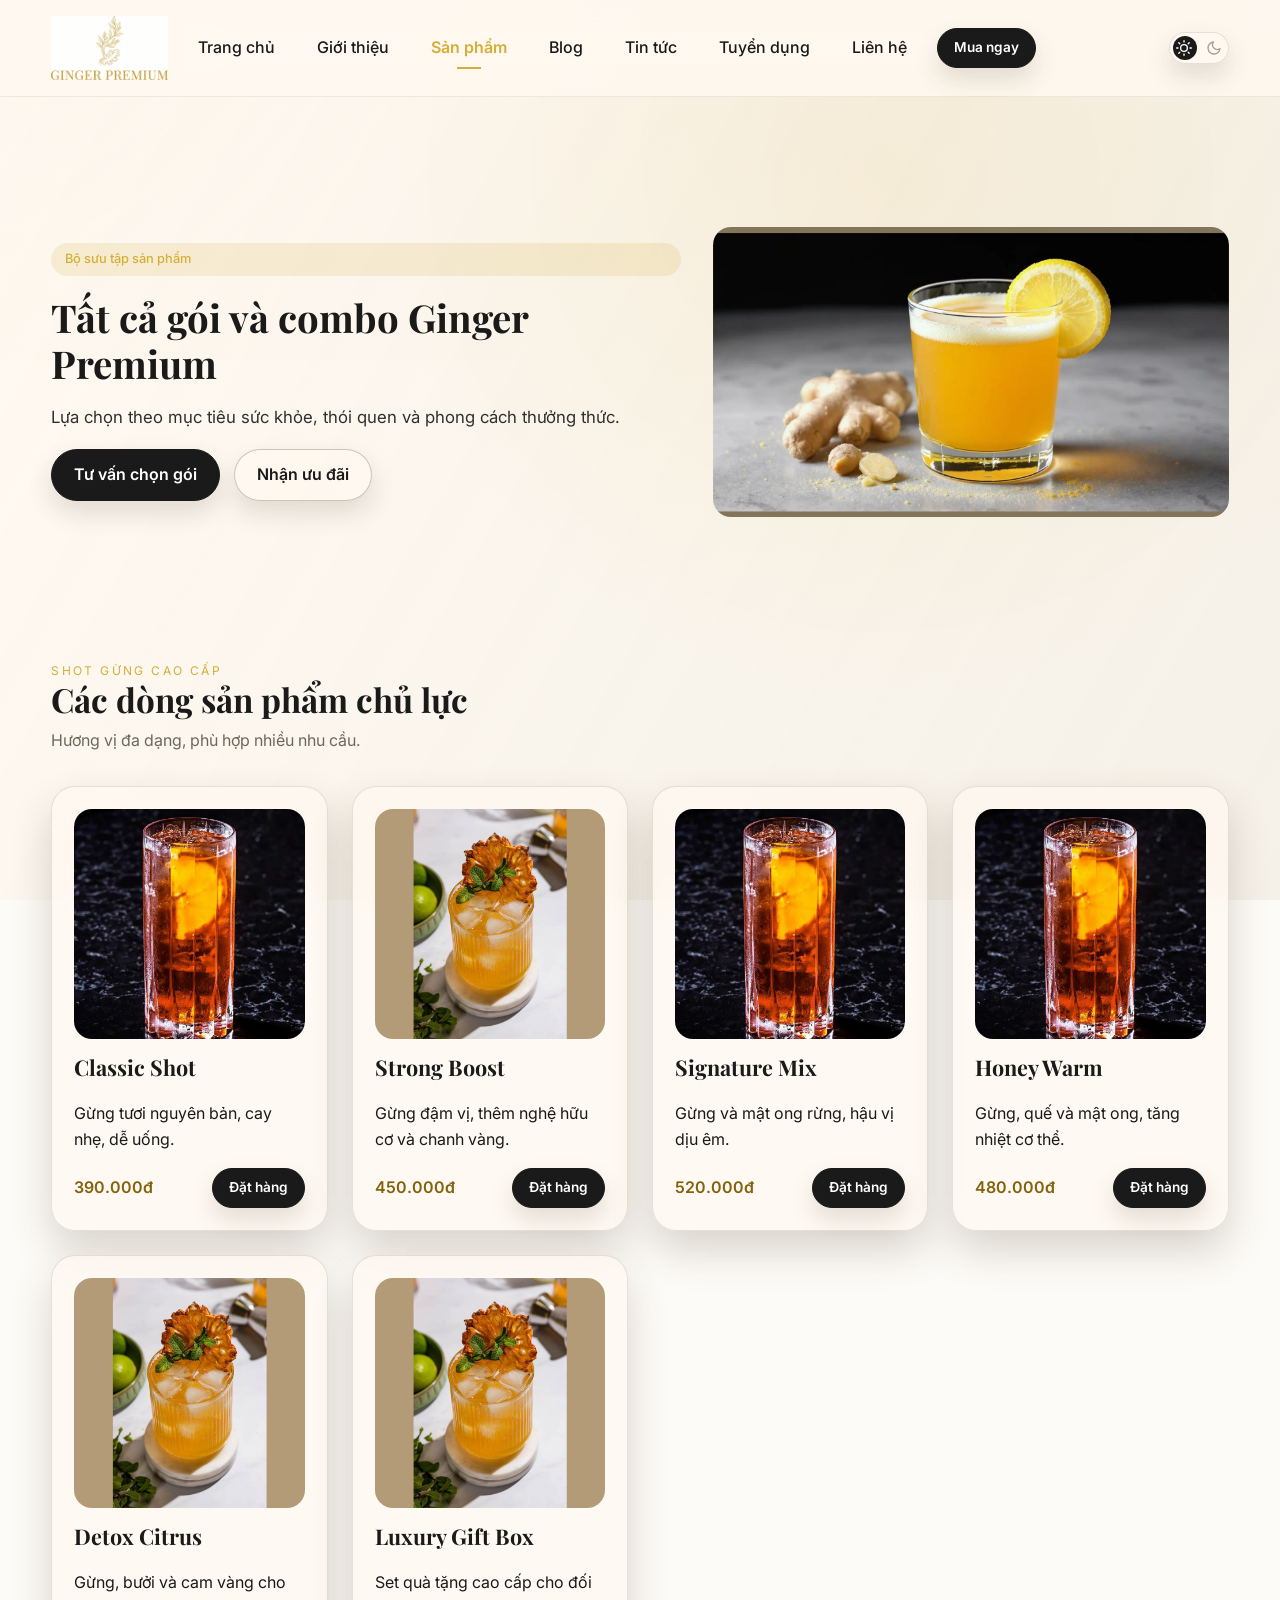
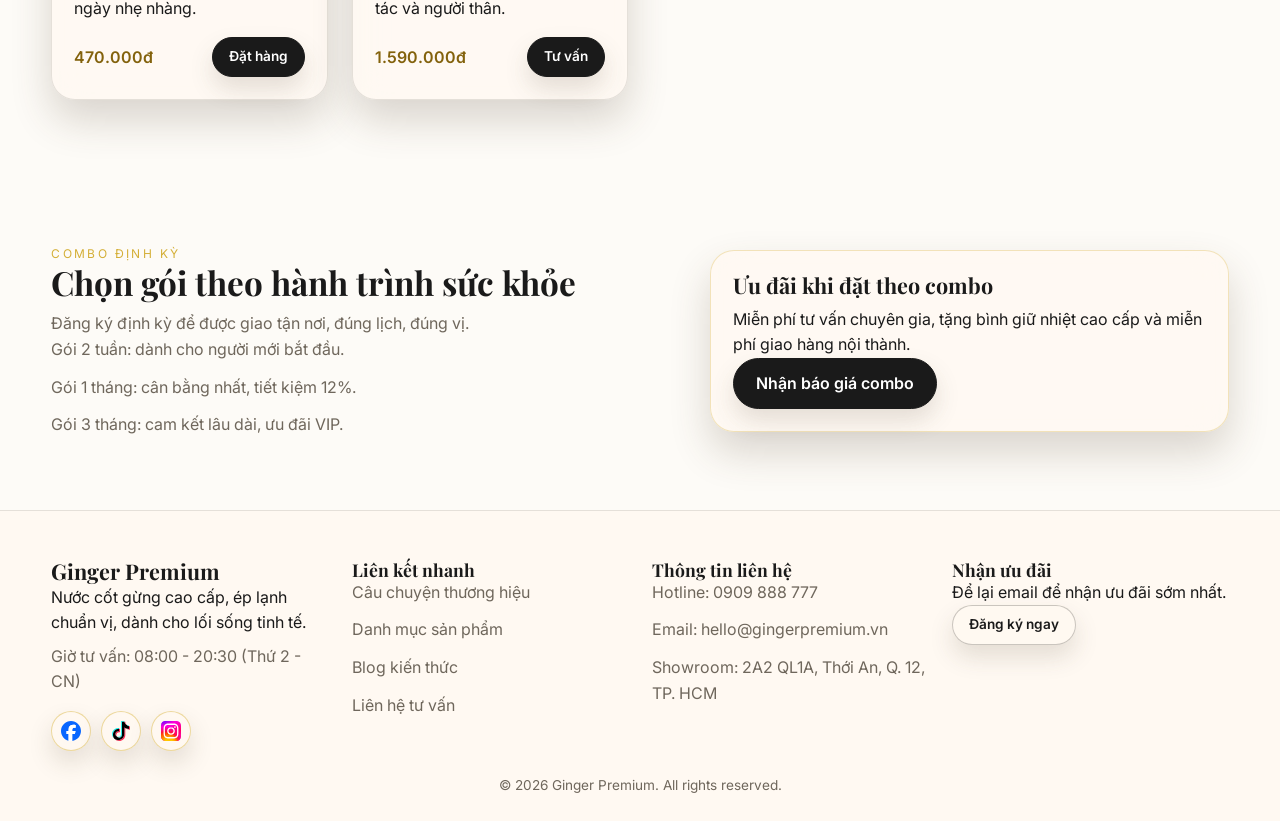
<file: san-pham.html>
<!doctype html>
<html lang="vi">
  <head>
    <meta charset="utf-8" />
    <meta name="viewport" content="width=device-width, initial-scale=1" />
    <title>Sản phẩm Ginger Premium | Tất cả gói và combo</title>
    <meta
      name="description"
      content="Khám phá toàn bộ gói và combo Ginger Premium - nước cốt gừng cao cấp, đa dạng lựa chọn theo mục tiêu sức khỏe."
    />
    <link rel="preconnect" href="https://fonts.googleapis.com" />
    <link rel="preconnect" href="https://fonts.gstatic.com" crossorigin />
    <link
      href="https://fonts.googleapis.com/css2?family=Playfair+Display:wght@500;600;700&family=Inter:wght@300;400;500;600&display=swap"
      rel="stylesheet"
    />
    <link rel="stylesheet" href="assets/css/style.css" />
    <script src="assets/js/main.js" defer></script>
  </head>
  <body>
    <header></header>

    <main>
      <section class="hero section reveal">
        <div class="container hero-grid">
          <div class="hero-copy">
            <span class="badge">Bộ sưu tập sản phẩm</span>
            <h1>Tất cả gói và combo Ginger Premium</h1>
            <p class="lead">
              Lựa chọn theo mục tiêu sức khỏe, thói quen và phong cách thưởng
              thức.
            </p>
            <!-- TODO: Cập nhật thông điệp khuyến mãi nếu có -->
            <div class="hero-actions">
              <a class="btn btn-primary" href="lien-he.html">Tư vấn chọn gói</a>
              <a class="btn btn-ghost" href="index.html#lead">Nhận ưu đãi</a>
            </div>
          </div>
          <div class="hero-media">
            <img
              class="img-hero"
              src="assets/img/hero/hero-2.jpg"
              alt="Sản phẩm Ginger Premium"
            />
          </div>
        </div>
      </section>

      <section class="section reveal">
        <div class="container">
          <div class="section-heading">
            <p class="section-kicker">Shot gừng cao cấp</p>
            <h2>Các dòng sản phẩm chủ lực</h2>
            <p class="section-subtitle">
              Hương vị đa dạng, phù hợp nhiều nhu cầu.
            </p>
          </div>
          <div class="grid-3">
            <article class="product-card">
              <img
                class="img-card"
                src="assets/img/products/product-1.jpg"
                alt="Classic Shot"
              />
              <h3>Classic Shot</h3>
              <p>Gừng tươi nguyên bản, cay nhẹ, dễ uống.</p>
              <div class="price-row">
                <span>390.000đ</span>
                <a class="btn btn-primary btn-small" href="lien-he.html"
                  >Đặt hàng</a
                >
              </div>
            </article>
            <article class="product-card">
              <img
                class="img-card"
                src="assets/img/products/product-2.jpg"
                alt="Strong Boost"
              />
              <h3>Strong Boost</h3>
              <p>Gừng đậm vị, thêm nghệ hữu cơ và chanh vàng.</p>
              <div class="price-row">
                <span>450.000đ</span>
                <a class="btn btn-primary btn-small" href="lien-he.html"
                  >Đặt hàng</a
                >
              </div>
            </article>
            <article class="product-card">
              <img
                class="img-card"
                src="assets/img/products/product-1.jpg"
                alt="Signature Mix"
              />
              <h3>Signature Mix</h3>
              <p>Gừng và mật ong rừng, hậu vị dịu êm.</p>
              <div class="price-row">
                <span>520.000đ</span>
                <a class="btn btn-primary btn-small" href="lien-he.html"
                  >Đặt hàng</a
                >
              </div>
            </article>
            <article class="product-card">
              <img
                class="img-card"
                src="assets/img/products/product-1.jpg"
                alt="Honey Warm"
              />
              <h3>Honey Warm</h3>
              <p>Gừng, quế và mật ong, tăng nhiệt cơ thể.</p>
              <div class="price-row">
                <span>480.000đ</span>
                <a class="btn btn-primary btn-small" href="lien-he.html"
                  >Đặt hàng</a
                >
              </div>
            </article>
            <article class="product-card">
              <img
                class="img-card"
                src="assets/img/products/product-2.jpg"
                alt="Detox Citrus"
              />
              <h3>Detox Citrus</h3>
              <p>Gừng, bưởi và cam vàng cho ngày nhẹ nhàng.</p>
              <div class="price-row">
                <span>470.000đ</span>
                <a class="btn btn-primary btn-small" href="lien-he.html"
                  >Đặt hàng</a
                >
              </div>
            </article>
            <article class="product-card">
              <img
                class="img-card"
                src="assets/img/products/product-2.jpg"
                alt="Luxury Gift Box"
              />
              <h3>Luxury Gift Box</h3>
              <p>Set quà tặng cao cấp cho đối tác và người thân.</p>
              <div class="price-row">
                <span>1.590.000đ</span>
                <a class="btn btn-primary btn-small" href="lien-he.html"
                  >Tư vấn</a
                >
              </div>
            </article>
          </div>
        </div>
      </section>

      <section class="section reveal">
        <div class="container split">
          <div>
            <p class="section-kicker">Combo định kỳ</p>
            <h2>Chọn gói theo hành trình sức khỏe</h2>
            <p class="section-subtitle">
              Đăng ký định kỳ để được giao tận nơi, đúng lịch, đúng vị.
            </p>
            <ul class="highlight-list">
              <li>Gói 2 tuần: dành cho người mới bắt đầu.</li>
              <li>Gói 1 tháng: cân bằng nhất, tiết kiệm 12%.</li>
              <li>Gói 3 tháng: cam kết lâu dài, ưu đãi VIP.</li>
            </ul>
          </div>
          <div class="card">
            <h3>Ưu đãi khi đặt theo combo</h3>
            <p>
              Miễn phí tư vấn chuyên gia, tặng bình giữ nhiệt cao cấp và miễn
              phí giao hàng nội thành.
            </p>
            <a class="btn btn-primary" href="lien-he.html"
              >Nhận báo giá combo</a
            >
            <!-- TODO: Cập nhật ưu đãi theo từng chiến dịch -->
          </div>
        </div>
      </section>
    </main>

    <footer></footer>
  </body>
</html>
</file>
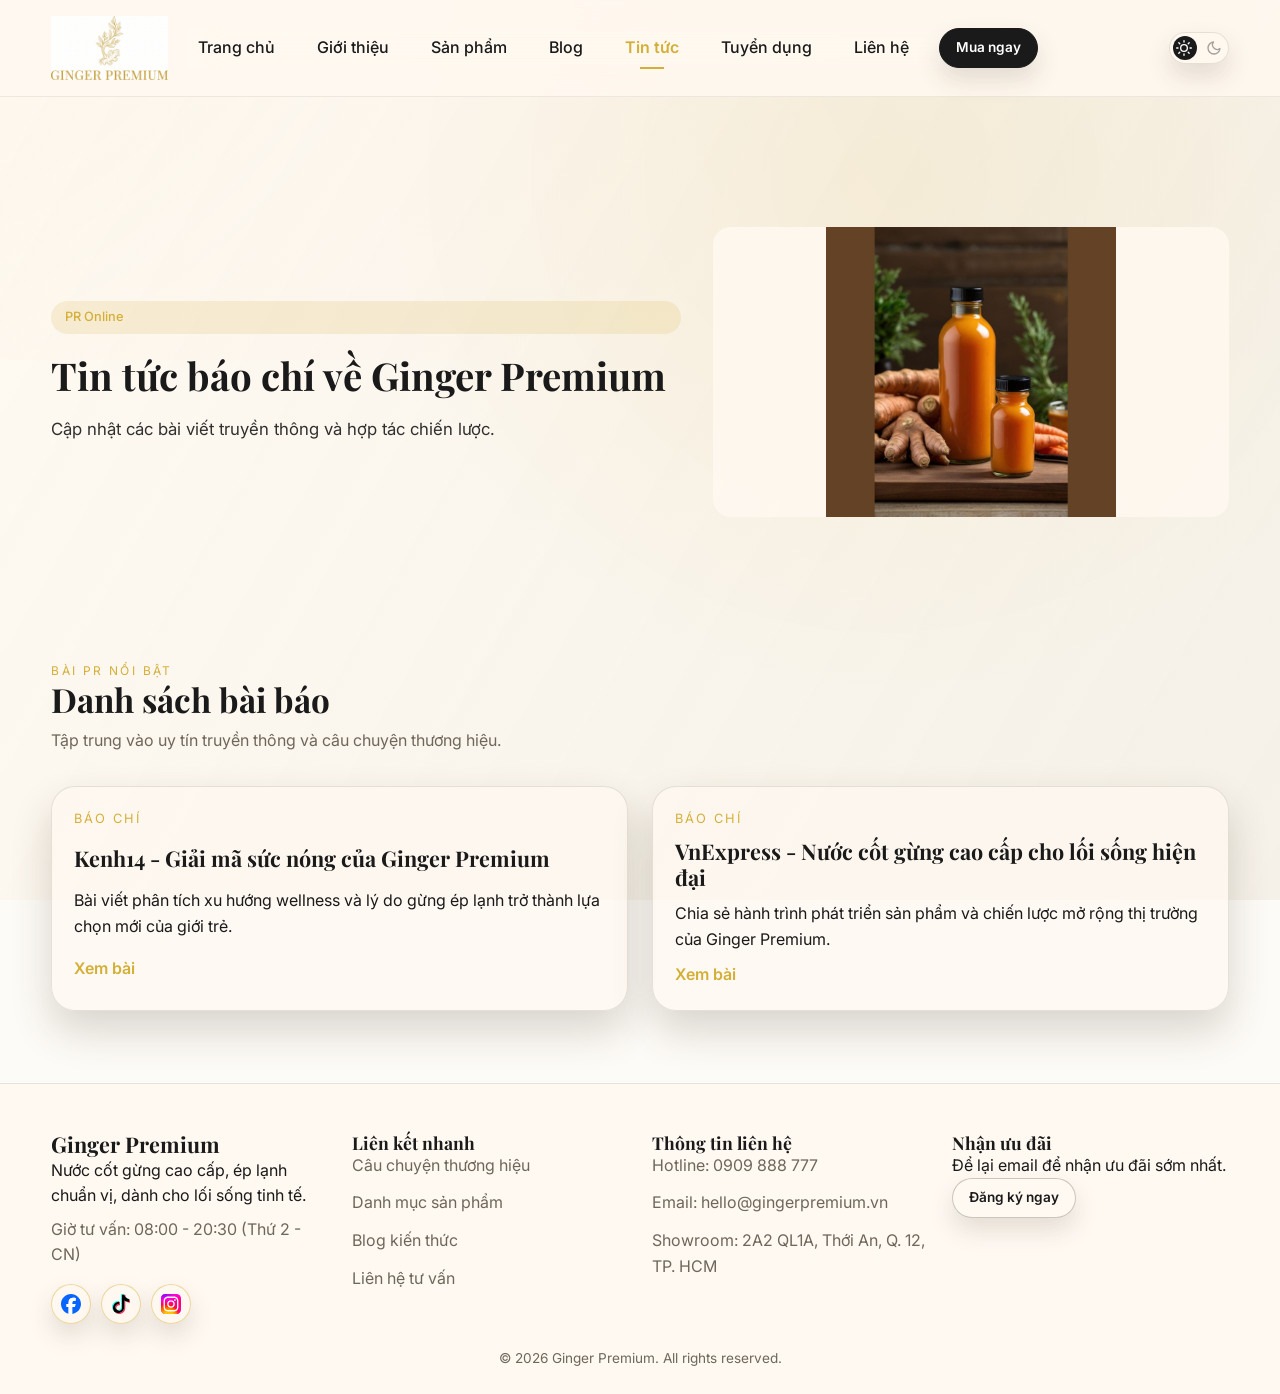
<file: tin-tuc.html>
<!doctype html>
<html lang="vi">
  <head>
    <meta charset="utf-8" />
    <meta name="viewport" content="width=device-width, initial-scale=1" />
    <title>Tin tức Ginger Premium | PR Online báo chí</title>
    <meta
      name="description"
      content="Tổng hợp bài PR và tin tức báo chí về thương hiệu Ginger Premium, nước cốt gừng cao cấp."
    />
    <link rel="preconnect" href="https://fonts.googleapis.com" />
    <link rel="preconnect" href="https://fonts.gstatic.com" crossorigin />
    <link
      href="https://fonts.googleapis.com/css2?family=Playfair+Display:wght@500;600;700&family=Inter:wght@300;400;500;600&display=swap"
      rel="stylesheet"
    />
    <link rel="stylesheet" href="assets/css/style.css" />
    <script src="assets/js/main.js" defer></script>
  </head>
  <body>
    <header></header>

    <main>
      <section class="hero section reveal">
        <div class="container hero-grid">
          <div class="hero-copy">
            <span class="badge">PR Online</span>
            <h1>Tin tức báo chí về Ginger Premium</h1>
            <p class="lead">
              Cập nhật các bài viết truyền thông và hợp tác chiến lược.
            </p>
          </div>
          <div class="hero-media">
            <img
              class="img-hero"
              src="assets/img/posts/post-2.jpg"
              alt="Tin tức báo chí Ginger Premium"
            />
          </div>
        </div>
      </section>

      <section class="section reveal">
        <div class="container">
          <div class="section-heading">
            <p class="section-kicker">Bài PR nổi bật</p>
            <h2>Danh sách bài báo</h2>
            <p class="section-subtitle">
              Tập trung vào uy tín truyền thông và câu chuyện thương hiệu.
            </p>
          </div>
          <!-- Lưu ý: Tiêu đề bài PR phải theo cú pháp: TÊN BÁO - TÊN BÀI VIẾT. Bài PR tối thiểu 500 từ. -->
          <div class="grid-2">
            <article class="post-card">
              <span class="post-tag">Báo chí</span>
              <h3>Kenh14 - Giải mã sức nóng của Ginger Premium</h3>
              <p>
                Bài viết phân tích xu hướng wellness và lý do gừng ép lạnh trở
                thành lựa chọn mới của giới trẻ.
              </p>
              <a class="text-link" href="#">Xem bài</a>
            </article>
            <article class="post-card">
              <span class="post-tag">Báo chí</span>
              <h3>VnExpress - Nước cốt gừng cao cấp cho lối sống hiện đại</h3>
              <p>
                Chia sẻ hành trình phát triển sản phẩm và chiến lược mở rộng thị
                trường của Ginger Premium.
              </p>
              <a class="text-link" href="#">Xem bài</a>
            </article>
          </div>
        </div>
      </section>
    </main>

    <footer></footer>
  </body>
</html>
</file>
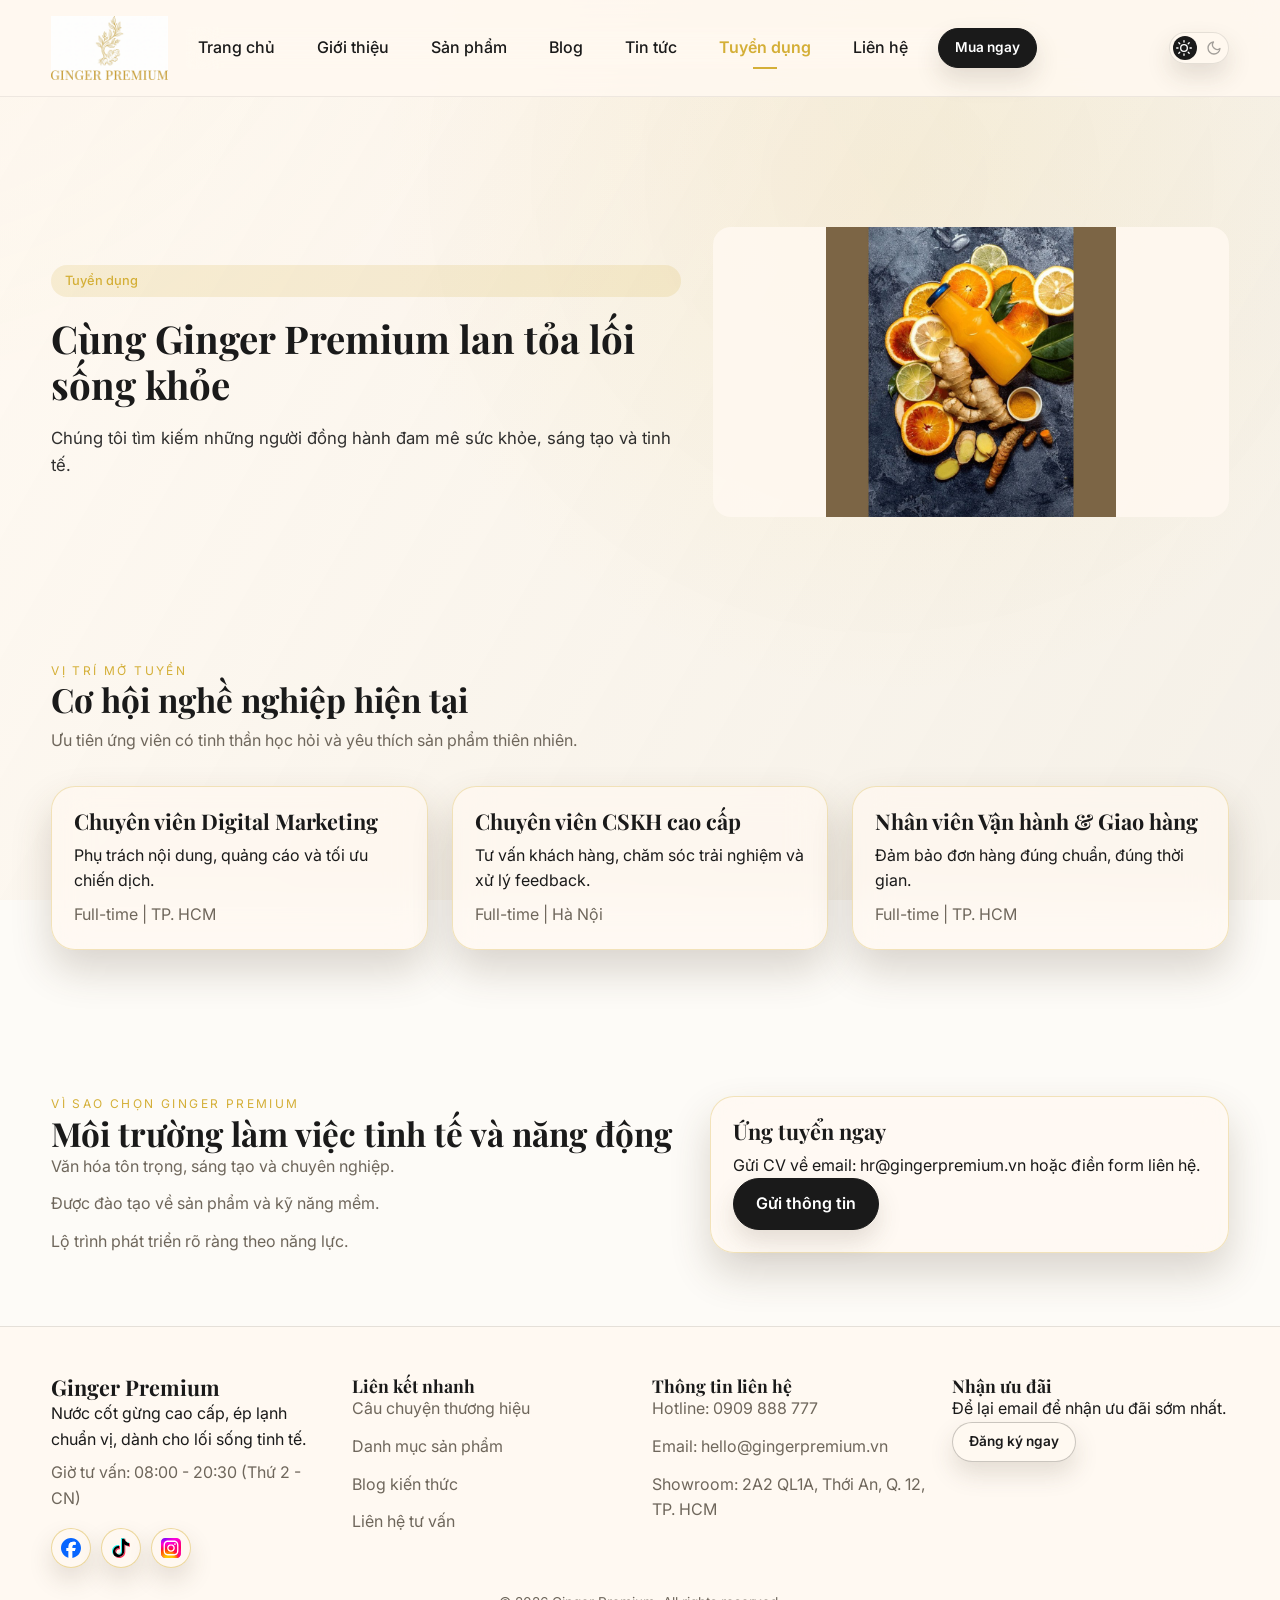
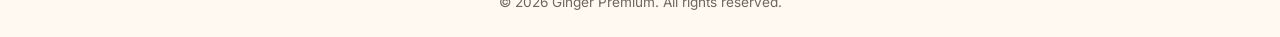
<file: tuyen-dung.html>
<!doctype html>
<html lang="vi">
  <head>
    <meta charset="utf-8" />
    <meta name="viewport" content="width=device-width, initial-scale=1" />
    <title>Tuyển dụng Ginger Premium | Cơ hội nghề nghiệp</title>
    <meta
      name="description"
      content="Gia nhập đội ngũ Ginger Premium - môi trường làm việc sáng tạo, năng động trong lĩnh vực chăm sóc sức khỏe cao cấp."
    />
    <link rel="preconnect" href="https://fonts.googleapis.com" />
    <link rel="preconnect" href="https://fonts.gstatic.com" crossorigin />
    <link
      href="https://fonts.googleapis.com/css2?family=Playfair+Display:wght@500;600;700&family=Inter:wght@300;400;500;600&display=swap"
      rel="stylesheet"
    />
    <link rel="stylesheet" href="assets/css/style.css" />
    <script src="assets/js/main.js" defer></script>
  </head>
  <body>
    <header></header>

    <main>
      <section class="hero section reveal">
        <div class="container hero-grid">
          <div class="hero-copy">
            <span class="badge">Tuyển dụng</span>
            <h1>Cùng Ginger Premium lan tỏa lối sống khỏe</h1>
            <p class="lead">
              Chúng tôi tìm kiếm những người đồng hành đam mê sức khỏe, sáng tạo
              và tinh tế.
            </p>
          </div>
          <div class="hero-media">
            <img
              class="img-hero"
              src="assets/img/posts/post-1.jpg"
              alt="Tuyển dụng Ginger Premium"
            />
          </div>
        </div>
      </section>

      <section class="section reveal">
        <div class="container">
          <div class="section-heading">
            <p class="section-kicker">Vị trí mở tuyển</p>
            <h2>Cơ hội nghề nghiệp hiện tại</h2>
            <p class="section-subtitle">
              Ưu tiên ứng viên có tinh thần học hỏi và yêu thích sản phẩm thiên
              nhiên.
            </p>
          </div>
          <div class="grid-3">
            <article class="card">
              <h3>Chuyên viên Digital Marketing</h3>
              <p>Phụ trách nội dung, quảng cáo và tối ưu chiến dịch.</p>
              <p class="section-subtitle">Full-time | TP. HCM</p>
            </article>
            <article class="card">
              <h3>Chuyên viên CSKH cao cấp</h3>
              <p>Tư vấn khách hàng, chăm sóc trải nghiệm và xử lý feedback.</p>
              <p class="section-subtitle">Full-time | Hà Nội</p>
            </article>
            <article class="card">
              <h3>Nhân viên Vận hành & Giao hàng</h3>
              <p>Đảm bảo đơn hàng đúng chuẩn, đúng thời gian.</p>
              <p class="section-subtitle">Full-time | TP. HCM</p>
            </article>
          </div>
        </div>
      </section>

      <section class="section reveal">
        <div class="container split">
          <div>
            <p class="section-kicker">Vì sao chọn Ginger Premium</p>
            <h2>Môi trường làm việc tinh tế và năng động</h2>
            <ul class="highlight-list">
              <li>Văn hóa tôn trọng, sáng tạo và chuyên nghiệp.</li>
              <li>Được đào tạo về sản phẩm và kỹ năng mềm.</li>
              <li>Lộ trình phát triển rõ ràng theo năng lực.</li>
            </ul>
          </div>
          <div class="card">
            <h3>Ứng tuyển ngay</h3>
            <p>Gửi CV về email: hr@gingerpremium.vn hoặc điền form liên hệ.</p>
            <a class="btn btn-primary" href="lien-he.html">Gửi thông tin</a>
            <!-- TODO: Thay đổi email tuyển dụng theo thực tế -->
          </div>
        </div>
      </section>
    </main>

    <footer></footer>
  </body>
</html>
</file>
<file: assets/css/style.css>
:root {
  --bg: #121212;
  --bg-alt: #171717;
  --text: #f5f5f5;
  --muted: #c6c2b8;
  --accent: #d4af37;
  --ink: #1a1a1a;
  --surface: rgba(18, 18, 18, 0.72);
  --surface-strong: rgba(18, 18, 18, 0.95);
  --surface-soft: rgba(18, 18, 18, 0.55);
  --glass: rgba(18, 18, 18, 0.62);
  --glass-strong: rgba(18, 18, 18, 0.75);
  --border: rgba(255, 255, 255, 0.08);
  --border-strong: rgba(255, 255, 255, 0.12);
  --border-faint: rgba(255, 255, 255, 0.06);
  --border-accent: rgba(212, 175, 55, 0.25);
  --border-accent-strong: rgba(212, 175, 55, 0.3);
  --border-text: rgba(245, 245, 245, 0.3);
  --border-toggle: rgba(255, 255, 255, 0.15);
  --accent-soft: rgba(212, 175, 55, 0.12);
  --accent-20: rgba(212, 175, 55, 0.2);
  --accent-35: rgba(212, 175, 55, 0.35);
  --shadow: 0 20px 40px rgba(0, 0, 0, 0.35);
  --shadow-soft: 0 12px 24px rgba(0, 0, 0, 0.25);
  --shadow-strong: 0 18px 30px rgba(0, 0, 0, 0.35);
  --input-bg: rgba(10, 10, 10, 0.7);
  --input-border: rgba(255, 255, 255, 0.12);
  --brand-gradient: linear-gradient(
    140deg,
    rgba(212, 175, 55, 0.9),
    rgba(106, 70, 6, 0.9)
  );
  --featured-gradient: linear-gradient(
    140deg,
    rgba(212, 175, 55, 0.2),
    rgba(18, 18, 18, 0.9)
  );
  --bg-decor:
    radial-gradient(
      circle at top left,
      rgba(212, 175, 55, 0.2),
      transparent 60%
    ),
    radial-gradient(
      circle at top right,
      rgba(245, 245, 245, 0.08),
      transparent 55%
    );
  --bg-overlay:
    radial-gradient(
      circle at 70% 20%,
      rgba(212, 175, 55, 0.08),
      transparent 45%
    ),
    linear-gradient(120deg, rgba(20, 20, 20, 0.85), rgba(0, 0, 0, 0.6));
  --radius: 24px;
  --price-color: var(--accent);

  /* Buttons variables */
  --btn-primary-bg: var(--accent);
  --btn-primary-color: var(--ink);
  --btn-primary-hover-shadow: 0 12px 24px rgba(212, 175, 55, 0.4);
  --btn-outline-border: var(--border-text);
  --btn-outline-color: var(--text);
  --btn-outline-bg: transparent;
  --btn-outline-hover-bg: rgba(255, 255, 255, 0.05);
}

html[data-theme="light"] {
  --bg: #fdfbf7;
  --bg-alt: #f6f2e9;
  --text: #1a1a1a;
  --muted: #6f675c;
  --accent: #d4af37;
  --ink: #1a1a1a;
  --price-color: #83620c;
  /* Buttons variables */
  --btn-primary-bg: #1a1a1a;
  --btn-primary-color: #ffffff;
  --btn-primary-hover-shadow: 0 12px 24px rgba(26, 26, 26, 0.25);
  --btn-outline-border: #1a1a1a;
  --btn-outline-color: #1a1a1a;
  --btn-outline-bg: transparent;
  --btn-outline-hover-bg: rgba(26, 26, 26, 0.05);
  --surface: rgba(255, 248, 240, 0.86);
  --surface-strong: rgba(255, 248, 240, 0.95);
  --surface-soft: rgba(255, 248, 240, 0.7);
  --glass: rgba(255, 248, 240, 0.68);
  --glass-strong: rgba(255, 248, 240, 0.82);
  --border: rgba(47, 42, 37, 0.12);
  --border-strong: rgba(47, 42, 37, 0.18);
  --border-faint: rgba(47, 42, 37, 0.08);
  --border-accent: rgba(212, 175, 55, 0.3);
  --border-accent-strong: rgba(212, 175, 55, 0.45);
  --border-text: rgba(47, 42, 37, 0.25);
  --border-toggle: rgba(47, 42, 37, 0.18);
  --accent-soft: rgba(212, 175, 55, 0.16);
  --accent-20: rgba(212, 175, 55, 0.2);
  --accent-35: rgba(212, 175, 55, 0.35);
  --shadow: 0 20px 40px rgba(73, 60, 40, 0.2);
  --shadow-soft: 0 12px 24px rgba(73, 60, 40, 0.15);
  --shadow-strong: 0 18px 30px rgba(73, 60, 40, 0.25);
  --input-bg: rgba(255, 248, 240, 0.9);
  --input-border: rgba(47, 42, 37, 0.2);
  --brand-gradient: linear-gradient(
    140deg,
    rgba(212, 175, 55, 0.9),
    rgba(154, 112, 22, 0.9)
  );
  --featured-gradient: linear-gradient(
    140deg,
    rgba(212, 175, 55, 0.18),
    rgba(255, 248, 240, 0.9)
  );
  --bg-decor:
    radial-gradient(
      circle at top left,
      rgba(212, 175, 55, 0.12),
      transparent 60%
    ),
    radial-gradient(
      circle at top right,
      rgba(47, 42, 37, 0.08),
      transparent 55%
    );
  --bg-overlay:
    radial-gradient(
      circle at 70% 20%,
      rgba(212, 175, 55, 0.12),
      transparent 45%
    ),
    linear-gradient(120deg, rgba(255, 248, 240, 0.8), rgba(244, 239, 230, 0.9));
}

* {
  box-sizing: border-box;
  margin: 0;
  padding: 0;
}

html {
  scroll-behavior: smooth;
}

body {
  font-family: "Inter", sans-serif;
  background: var(--bg);
  color: var(--text);
  line-height: 1.6;
  min-height: 100vh;
}

body::before {
  content: "";
  position: fixed;
  inset: -20% -10% auto;
  height: 60vh;
  background: var(--bg-decor);
  z-index: -2;
}

body::after {
  content: "";
  position: fixed;
  inset: 0;
  background: var(--bg-overlay);
  z-index: -1;
  pointer-events: none;
}

img {
  width: 100%;
  display: block;
  border-radius: 18px;
}

.img-hero,
.img-card,
.img-post {
  width: 100%;
  aspect-ratio: 1 / 1;
  object-fit: contain;
  object-position: center;
  background: var(--surface);
}

.img-hero {
  aspect-ratio: 16 / 9;
}

.img-card {
  aspect-ratio: 1 / 1;
}

.img-post {
  aspect-ratio: 1 / 1;
}

a {
  color: inherit;
  text-decoration: none;
}

ul {
  list-style: none;
  padding-left: 0;
}

.container {
  width: min(1200px, 92vw);
  margin: 0 auto;
}

.section {
  padding: 72px 0;
  position: relative;
}

.section-heading {
  margin-bottom: 32px;
  max-width: 720px;
}

.section-kicker {
  text-transform: uppercase;
  letter-spacing: 0.2em;
  font-size: 0.75rem;
  color: var(--accent);
}

.section-subtitle {
  color: var(--muted);
  margin-top: 8px;
}

h1,
h2,
h3,
h4 {
  font-family: "Playfair Display", serif;
  line-height: 1.2;
}

h1 {
  font-size: clamp(2.4rem, 3vw, 3.6rem);
}

h2 {
  font-size: clamp(1.9rem, 2.6vw, 2.8rem);
}

h3 {
  font-size: 1.35rem;
}

h4 {
  font-size: 1.1rem;
}

p.lead {
  font-size: 1.05rem;
  opacity: 0.9;
}

.badge {
  display: inline-flex;
  align-items: center;
  gap: 6px;
  padding: 6px 14px;
  border-radius: 999px;
  background: var(--accent-soft);
  color: var(--accent);
  font-weight: 500;
  font-size: 0.8rem;
}

.btn {
  display: inline-flex;
  align-items: center;
  justify-content: center;
  padding: 12px 22px;
  border-radius: 999px;
  border: 1px solid transparent;
  font-weight: 600;
  transition: all 0.3s cubic-bezier(0.4, 0, 0.2, 1);
  box-shadow: var(--shadow-soft);
  cursor: pointer;
}

.btn:hover {
  transform: translateY(-2px) scale(1.02);
  box-shadow: var(--shadow-strong);
}

.btn-primary {
  background: var(--btn-primary-bg);
  color: var(--btn-primary-color);
  border-color: var(--btn-primary-bg);
}

.btn-primary:hover {
  box-shadow: var(--btn-primary-hover-shadow);
}

.btn-outline {
  background: var(--btn-outline-bg);
  color: var(--btn-outline-color);
  border-color: var(--btn-outline-border);
}

.btn-outline:hover {
  background: var(--btn-outline-hover-bg);
}

.btn-ghost {
  border-color: var(--border-text);
  color: var(--text);
  background: var(--surface-soft);
}

.btn-ghost:hover {
  border-color: var(--accent);
  color: var(--accent);
}

.btn-small {
  padding: 8px 16px;
  font-size: 0.85rem;
}

header {
  position: sticky;
  top: 0;
  z-index: 50;
}

.site-header {
  background: var(--surface);
  border-bottom: 1px solid var(--border-faint);
  backdrop-filter: blur(16px);
  transition: background 0.3s ease, border-color 0.3s ease, box-shadow 0.3s ease;
}

.site-header.is-scrolled {
  background: var(--surface-strong);
  border-color: var(--border-accent);
  box-shadow: var(--shadow-soft);
}

.nav-inner {
  display: flex;
  align-items: center;
  justify-content: flex-start;
  gap: 18px;
  padding: 16px 0;
  transition: padding 0.3s cubic-bezier(0.4, 0, 0.2, 1);
}

.site-header.is-scrolled .nav-inner {
  padding: 10px 0;
}

.brand {
  display: flex;
  align-items: center;
  gap: 0;
}

.brand-mark {
  display: inline-flex;
  align-items: center;
  justify-content: center;
  height: 44px;
}

.brand-logo {
  height: clamp(48px, 5vw, 66px);
  max-width: min(240px, 44vw);
  width: auto;
  border-radius: 0;
  display: block;
  transition: height 0.3s cubic-bezier(0.4, 0, 0.2, 1);
}

.site-header.is-scrolled .brand-logo {
  height: clamp(40px, 4vw, 50px);
}

.brand-info {
  display: flex;
  flex-direction: column;
}

.brand-text {
  font-family: "Playfair Display", serif;
  font-size: 1.1rem;
}

.brand-tagline {
  font-size: 0.75rem;
  color: var(--muted);
}

.nav-actions {
  display: inline-flex;
  align-items: center;
  gap: 10px;
  margin-left: auto;
}

.theme-toggle {
  position: relative;
  width: 60px;
  height: 32px;
  border-radius: 999px;
  border: 1px solid var(--border);
  background: var(--glass);
  display: flex;
  align-items: center;
  justify-content: space-between;
  padding: 0 6px;
  box-shadow: var(--shadow-soft);
  cursor: pointer;
  transition: border-color 0.3s, transform 0.3s, box-shadow 0.3s, background-color 0.3s;
}

.theme-toggle:hover {
  border-color: var(--accent);
  transform: scale(1.05);
  box-shadow: 0 4px 12px rgba(212, 175, 55, 0.15);
}

/* Thumb tròn trượt */
.theme-toggle::before {
  content: "";
  position: absolute;
  top: 3px;
  left: 3px;
  width: 24px;
  height: 24px;
  border-radius: 50%;
  background: var(--accent); /* Màu vàng ở Dark theme */
  transition:
    transform 0.3s cubic-bezier(0.4, 0, 0.2, 1),
    background-color 0.3s ease;
  z-index: 1;
  /* Mặc định ở Dark theme: Thumb trượt sang phải (dưới icon Moon) */
  transform: translateX(28px);
}

/* Thay đổi vị trí và màu sắc Thumb ở Light theme */
html[data-theme="light"] .theme-toggle::before {
  background: #1a1a1a; /* Màu tối ở Light theme */
  /* Ở Light theme: Thumb trượt sang trái (dưới icon Sun) */
  transform: translateX(0);
}

.theme-icon {
  position: relative;
  width: 16px;
  height: 16px;
  z-index: 2;
  transition: color 0.3s ease;
  pointer-events: none; /* Tránh cản trở sự kiện click */
}

/* Trạng thái mặc định (Dark theme): Sun (trái) mờ đi, Moon (phải) nổi bật trên nền Thumb vàng */
.theme-icon--sun {
  color: rgba(255, 255, 255, 0.4);
}

.theme-icon--moon {
  color: var(--ink);
}

/* Trạng thái Light theme: Sun (trái) nổi bật trên nền Thumb tối, Moon (phải) mờ đi */
html[data-theme="light"] .theme-icon--sun {
  color: #ffffff;
}

html[data-theme="light"] .theme-icon--moon {
  color: rgba(26, 26, 26, 0.4);
}

.nav-toggle {
  display: inline-flex;
  flex-direction: column;
  gap: 6px;
  background: transparent;
  border: 1px solid var(--border-toggle);
  padding: 10px;
  border-radius: 12px;
  color: var(--text);
  cursor: pointer;
  transition: border-color 0.3s, transform 0.3s;
}

.nav-toggle:hover {
  border-color: var(--accent);
}

.nav-toggle span {
  width: 22px;
  height: 2px;
  background: var(--text);
  border-radius: 999px;
  transition: transform 0.3s cubic-bezier(0.4, 0, 0.2, 1), opacity 0.3s ease;
}

.nav-toggle[aria-expanded="true"] span:nth-child(1) {
  transform: translateY(8px) rotate(45deg);
}

.nav-toggle[aria-expanded="true"] span:nth-child(2) {
  opacity: 0;
}

.nav-toggle[aria-expanded="true"] span:nth-child(3) {
  transform: translateY(-8px) rotate(-45deg);
}

.nav-menu {
  position: absolute;
  top: 100%;
  left: 0;
  right: 0;
  display: flex;
  flex-direction: column;
  gap: 12px;
  padding: 16px;
  background: var(--surface-strong);
  border-bottom: 1px solid var(--border-accent);
  backdrop-filter: blur(16px);
  
  /* Transition animation for mobile overlay */
  opacity: 0;
  transform: translateY(-10px);
  pointer-events: none;
  transition: opacity 0.35s cubic-bezier(0.4, 0, 0.2, 1), transform 0.35s cubic-bezier(0.4, 0, 0.2, 1);
}

.nav-menu.is-open {
  opacity: 1;
  transform: translateY(0);
  pointer-events: auto;
}

.nav-menu a:not(.btn) {
  padding: 8px 12px;
  color: var(--text);
  font-weight: 500;
  position: relative;
  transition: color 0.3s ease, padding 0.3s ease, background-color 0.3s ease;
  border-radius: 8px;
}

.nav-menu a:not(.btn)::after {
  content: "";
  position: absolute;
  bottom: 0;
  left: 50%;
  width: 0;
  height: 2px;
  background: var(--accent);
  transition: all 0.3s cubic-bezier(0.4, 0, 0.2, 1);
  transform: translateX(-50%);
}

.nav-menu a:not(.btn):hover {
  color: var(--accent);
}

.nav-menu a:not(.btn):hover::after {
  width: 24px;
}

/* Active link style */
.nav-menu a:not(.btn).active {
  color: var(--accent);
  font-weight: 600;
}

.nav-menu a:not(.btn).active::after {
  width: 24px;
}

@media (max-width: 899px) {
  .nav-menu a:not(.btn)::after {
    display: none;
  }
  
  .nav-menu a:not(.btn):hover,
  .nav-menu a:not(.btn).active {
    background: var(--accent-soft);
    padding-left: 18px;
  }
}

body.nav-open {
  overflow: hidden;
}

.hero {
  padding-top: 110px;
}

.hero-slider {
  position: relative;
}

.hero-slider .swiper-slide {
  height: auto;
}

.hero-pagination {
  position: static;
  margin-top: 18px;
}

.hero-pagination .swiper-pagination-bullet {
  background: var(--accent);
  opacity: 0.3;
}

.hero-pagination .swiper-pagination-bullet-active {
  opacity: 1;
}

.hero-grid {
  display: grid;
  gap: 32px;
}

.hero-copy {
  display: grid;
  gap: 18px;
}

.hero-actions {
  display: flex;
  flex-wrap: wrap;
  gap: 14px;
}

.hero-stats {
  display: grid;
  gap: 16px;
  grid-template-columns: repeat(auto-fit, minmax(140px, 1fr));
  margin-top: 12px;
}

.hero-stats h3 {
  font-size: 1.6rem;
}

.hero-media {
  position: relative;
  display: grid;
  gap: 16px;
}

.media-card {
  position: absolute;
  bottom: 16px;
  right: 16px;
  background: var(--glass);
  padding: 16px;
  border-radius: 18px;
  border: 1px solid var(--border-accent);
  backdrop-filter: blur(16px);
  box-shadow: var(--shadow);
}

.media-card .label {
  text-transform: uppercase;
  letter-spacing: 0.18em;
  font-size: 0.65rem;
  color: var(--price-color);
  margin-bottom: 6px;
}

.media-card .price {
  color: var(--price-color);
  font-weight: 600;
}

.trust-badges {
  margin-top: 24px;
  display: grid;
  gap: 12px;
  grid-template-columns: repeat(auto-fit, minmax(200px, 1fr));
  padding: 16px;
  background: var(--glass);
  border-radius: var(--radius);
  border: 1px solid var(--border);
  box-shadow: var(--shadow-soft);
  backdrop-filter: blur(16px);
}

.trust-badge {
  display: flex;
  align-items: center;
  gap: 10px;
  font-weight: 600;
}

.trust-icon {
  width: 34px;
  height: 34px;
  border-radius: 50%;
  display: grid;
  place-items: center;
  background: var(--accent-soft);
  color: var(--accent);
  border: 1px solid var(--border-accent);
  font-size: 0.9rem;
}

.card {
  background: var(--glass);
  border: 1px solid var(--border-accent);
  border-radius: var(--radius);
  padding: 22px;
  box-shadow: var(--shadow);
  backdrop-filter: blur(18px);
}

.card h3,
.card h4 {
  margin-bottom: 8px;
}

.grid-2,
.grid-3 {
  display: grid;
  gap: 24px;
}

.grid-2 {
  grid-template-columns: repeat(auto-fit, minmax(260px, 1fr));
}

.grid-3 {
  grid-template-columns: repeat(auto-fit, minmax(230px, 1fr));
}

.product-card {
  background: var(--glass);
  border: 1px solid var(--border);
  border-radius: var(--radius);
  padding: 22px;
  display: grid;
  gap: 16px;
  box-shadow: var(--shadow);
  backdrop-filter: blur(18px);
}

.product-card h3 {
  margin-bottom: 4px;
}

.price-row {
  display: flex;
  align-items: center;
  justify-content: space-between;
  gap: 12px;
}

.price-row span {
  font-weight: 600;
  color: var(--price-color);
}

.pricing-grid {
  display: grid;
  gap: 24px;
}

.pricing-card {
  background: var(--glass-strong);
  border: 1px solid var(--border-strong);
  border-radius: var(--radius);
  padding: 26px;
  display: grid;
  gap: 12px;
  box-shadow: var(--shadow);
}

.pricing-card--featured {
  border-color: var(--accent);
  background: var(--featured-gradient);
  transform: translateY(-6px);
}

.pricing-price {
  font-size: 1.6rem;
  color: var(--price-color);
}

.pricing-list {
  display: grid;
  gap: 8px;
  color: var(--muted);
}

.flash-sale {
  display: flex;
  flex-wrap: wrap;
  align-items: center;
  gap: 12px;
  padding: 14px 18px;
  margin: 18px 0 28px;
  border-radius: var(--radius);
  background: var(--glass);
  border: 1px solid var(--border-accent);
  box-shadow: var(--shadow-soft);
}

.flash-sale__label {
  color: var(--muted);
  font-weight: 500;
}

.flash-sale__timer {
  font-family: "Playfair Display", serif;
  font-size: 1.2rem;
  letter-spacing: 0.12em;
  color: var(--accent);
}

.lead-gen {
  background: var(--surface-soft);
}

.lead-grid {
  display: grid;
  gap: 28px;
  align-items: start;
}

.aida-grid {
  display: grid;
  gap: 16px;
  margin-top: 18px;
}

.glass-form {
  background: var(--glass-strong);
  border: 1px solid var(--border-accent);
  padding: 26px;
  border-radius: var(--radius);
  display: grid;
  gap: 16px;
  box-shadow: var(--shadow);
  backdrop-filter: blur(18px);
}

.glass-form label {
  display: grid;
  gap: 8px;
  font-size: 0.9rem;
  color: var(--muted);
}

.glass-form input,
.glass-form select,
.glass-form textarea {
  width: 100%;
  padding: 12px 14px;
  border-radius: 12px;
  border: 1px solid var(--input-border);
  background: var(--input-bg);
  color: var(--text);
}

.form-note {
  font-size: 0.8rem;
  color: var(--muted);
}

.post-card {
  background: var(--glass);
  border: 1px solid var(--border);
  border-radius: var(--radius);
  padding: 22px;
  display: grid;
  gap: 10px;
  box-shadow: var(--shadow);
}

.post-tag {
  color: var(--accent);
  font-size: 0.8rem;
  text-transform: uppercase;
  letter-spacing: 0.15em;
}

.text-link {
  color: var(--accent);
  font-weight: 600;
}

.split {
  display: grid;
  gap: 24px;
  align-items: center;
}

.highlight-list {
  display: grid;
  gap: 12px;
  color: var(--muted);
}

.contact-grid {
  display: grid;
  gap: 24px;
}

.contact-card {
  background: var(--glass);
  border: 1px solid var(--border-accent);
  border-radius: var(--radius);
  padding: 22px;
  display: grid;
  gap: 14px;
  box-shadow: var(--shadow);
  backdrop-filter: blur(16px);
}

.social-buttons {
  display: flex;
  flex-wrap: wrap;
  gap: 12px;
}

.social-btn {
  width: 52px;
  height: 52px;
  border-radius: 999px;
  border: 1px solid var(--border-accent-strong);
  background: var(--glass);
  backdrop-filter: blur(12px);
  color: var(--text);
  display: inline-flex;
  align-items: center;
  justify-content: center;
  padding: 13px;
  overflow: hidden;
  transition: all 0.3s cubic-bezier(0.4, 0, 0.2, 1);
  box-shadow: var(--shadow-soft);
  cursor: pointer;
}

.social-btn:hover {
  border-color: var(--accent);
  background: var(--accent-soft);
  transform: translateY(-3px) scale(1.08);
  box-shadow: 0 8px 20px var(--accent-35);
}

.social-btn svg {
  width: 22px;
  height: 22px;
  transition: transform 0.3s ease;
}

/* Icon dạng <img> dùng SVG của user — giới hạn kích thước, không fill toàn button */
.social-icon {
  width: 26px;
  height: 26px;
  flex: 0 0 auto;
  border-radius: 0;
  object-fit: contain;
  object-position: center;
  transform: none;
  transition: transform 0.3s ease;
}

/* TikTok dùng switch (dark/light) */
.social-icon-switch {
  width: 26px;
  height: 26px;
  flex: 0 0 auto;
  position: relative;
  display: block;
}

.social-icon-switch img {
  position: absolute;
  inset: 0;
  display: block;
  width: 100%;
  height: 100%;
  border-radius: 0;
  object-fit: contain;
  object-position: center;
  transform: none;
  transition: transform 0.3s ease;
}

.social-icon-switch__light {
  display: none !important;
}

html[data-theme="light"] .social-icon-switch__dark {
  display: none !important;
}

html[data-theme="light"] .social-icon-switch__light {
  display: block !important;
}

.social-btn:hover svg,
.social-btn:hover .social-icon,
.social-btn:hover .social-icon-switch img {
  transform: scale(1.12);
}

.social-btn--small {
  width: 40px;
  height: 40px;
  padding: 10px;
}

.social-btn--small svg {
  width: 18px;
  height: 18px;
}

.social-btn--small .social-icon,
.social-btn--small .social-icon-switch {
  width: 20px;
  height: 20px;
}

.footer-socials {
  margin-top: 16px;
  display: flex;
  flex-wrap: wrap;
  gap: 10px;
}

.contact-card iframe {
  display: block;
  width: 100%;
  border-radius: 18px;
  border: 1px solid var(--border-accent) !important;
  background: var(--glass);
  box-shadow: var(--shadow-soft);
}

.social-proof .reviews-grid {
  align-items: stretch;
}

.review-card {
  background: var(--glass);
  border: 1px solid var(--border);
  border-radius: var(--radius);
  padding: 22px;
  display: grid;
  gap: 12px;
  box-shadow: var(--shadow);
}

.review-stars {
  color: var(--accent);
  letter-spacing: 0.15em;
  font-size: 0.9rem;
}

.review-author {
  color: var(--muted);
  font-size: 0.9rem;
}

.sticky-cta {
  position: fixed;
  left: 0;
  right: 0;
  bottom: 0;
  padding: 12px 16px calc(12px + env(safe-area-inset-bottom));
  background: var(--surface-strong);
  border-top: 1px solid var(--border);
  display: none;
  justify-content: center;
  z-index: 200;
  backdrop-filter: blur(16px);
}

.site-footer {
  border-top: 1px solid var(--border);
  padding: 48px 0 24px;
  background: var(--surface-soft);
}

.footer-grid {
  display: grid;
  gap: 24px;
  grid-template-columns: repeat(auto-fit, minmax(220px, 1fr));
  align-items: start;
}

.footer-grid > div {
  min-width: 0;
}

.footer-bottom {
  margin-top: 24px;
  color: var(--muted);
  font-size: 0.85rem;
  text-align: center;
}

.reveal {
  opacity: 0;
  transform: translateY(30px);
  transition:
    opacity 0.6s ease-out,
    transform 0.6s ease-out;
}

.reveal.active {
  opacity: 1;
  transform: translateY(0);
}

@media (min-width: 900px) {
  .nav-toggle {
    display: none;
  }

  .nav-menu {
    position: static;
    display: flex;
    flex-direction: row;
    align-items: center;
    gap: 18px;
    background: transparent;
    border: none;
    padding: 0;
    opacity: 1;
    transform: none;
    pointer-events: auto;
  }

  body.nav-open {
    overflow: auto;
  }

  .hero-grid {
    grid-template-columns: 1.1fr 0.9fr;
    align-items: center;
  }

  .lead-grid {
    grid-template-columns: 1.1fr 0.9fr;
  }

  .pricing-grid {
    grid-template-columns: repeat(3, 1fr);
  }

  .split {
    grid-template-columns: 1.1fr 0.9fr;
  }

  .contact-grid {
    grid-template-columns: 1.1fr 0.9fr;
  }
}

@media (min-width: 1100px) {
  .hero {
    padding-top: 130px;
  }
}

@media (max-width: 768px) {
  body.has-sticky-cta {
    padding-bottom: 78px;
  }

  body.has-sticky-cta .sticky-cta {
    display: flex;
  }
}

@media (prefers-reduced-motion: reduce) {
  html {
    scroll-behavior: auto;
  }

  .reveal {
    opacity: 1;
    transform: none;
    transition: none;
  }

  .btn,
  .social-btn {
    transition: none;
  }
}
</file>
